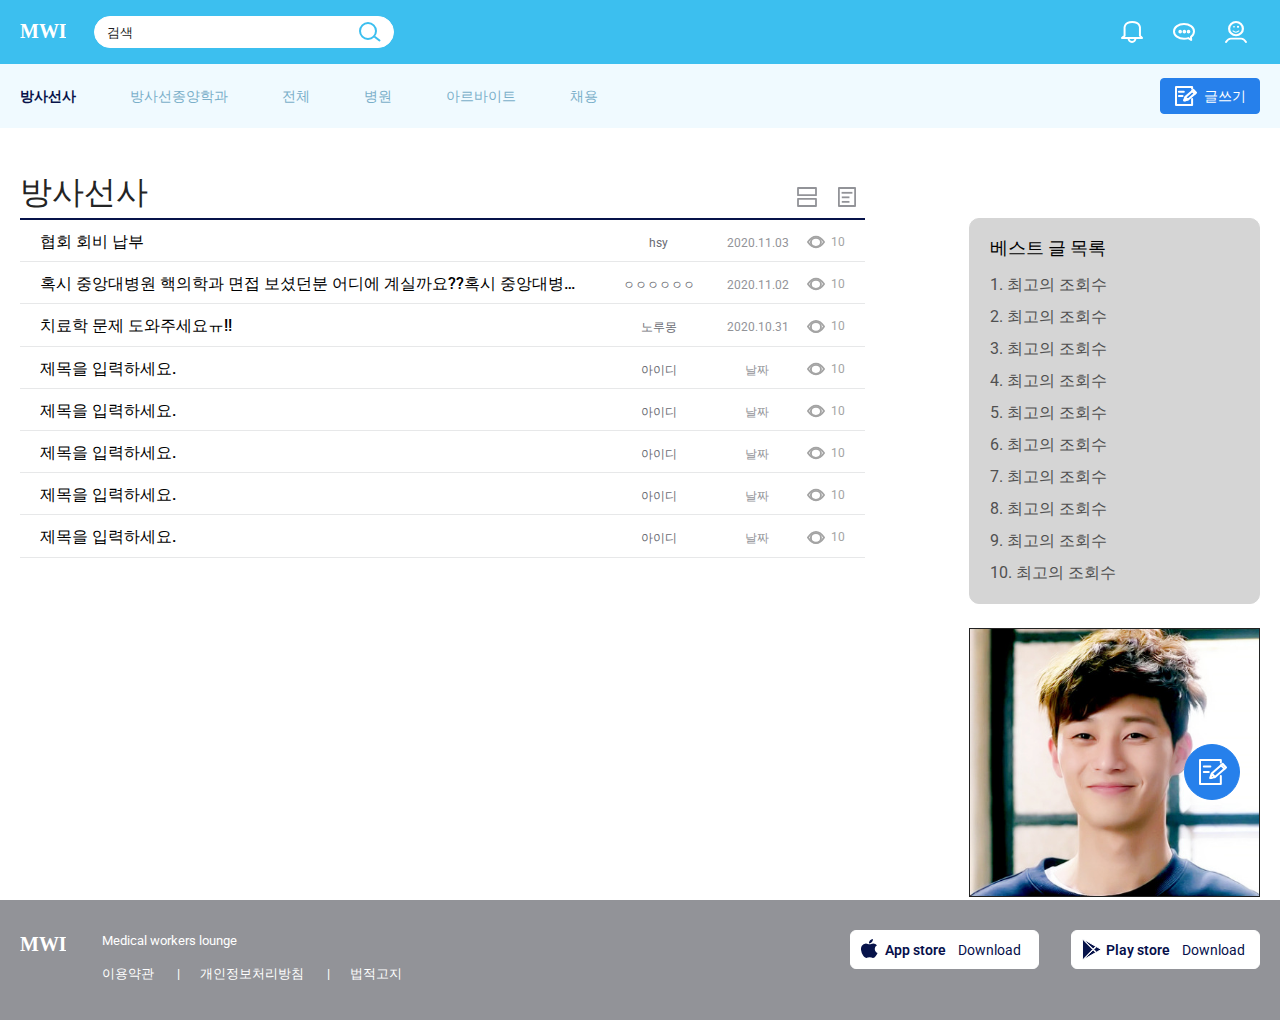
<file: main/notice_board.html>
<!DOCTYPE html>
<html lang="ko">
<head>
	<meta charset="UTF-8">
	<title>sol portfolio</title>
	<meta name="viewport" content="width=device-width, initial-scale=1.0, user-scalable=no"> 
  <meta http-equiv="X-UA-Compatible" content="IE=edge"><!--기본-->
	<meta name="keywords" content="병원, 방사선사, 간호사, 물리치료사, 병원이야기, 의료종사자, 의료진, 의료이야기, 학교이야기, 회사이야기, 치위생사">
	<meta name="description" content="의료종사자들의 다양한 이야기">
	<meta name="author" content="이진솔">
	<link href="https://fonts.googleapis.com/css2?family=Material+Icons"
      rel="stylesheet">
	<link rel="apple-touch-icon" sizes="180x180" href="../images/apple-touch-icon.png">
	<link rel="icon" type="image/png" sizes="32x32" href="../images/favicon-32x32.png">
	<link rel="icon" type="image/png" sizes="16x16" href="../images/favicon-16x16.png">
	<link href="../css/reset.css" rel="stylesheet">
	<link href="../css/board.css" rel="stylesheet">
	<script
  src="https://code.jquery.com/jquery-3.5.1.min.js"
  integrity="sha256-9/aliU8dGd2tb6OSsuzixeV4y/faTqgFtohetphbbj0="
  crossorigin="anonymous"></script>
</head>
<body>
	<!--header-->
	<header>
		<div class="topmenu1">
			<div class="container top_top">
				<div class="top_m1Left">
					<h1>MWL</h1>
					<div class="top_search">
						<form action="" method="">
							<input type="search" id="search" placeholder="검색">
							<button type="submit" class="btn_search">
								<img src="../images/btn_search.svg" alt="search">
							</button>
						</form>
					</div>
				</div>
				<div class="top_m1Right">
					<ul>
						<li>
							<a href="#">
								<img src="../images/btn_bell.svg" alt="알림">
							</a>
						</li>
						<li>
							<a href="#">
								<img src="../images/btn_talk.svg" alt="대화">
							</a>
						</li>
						<li>
							<a href="#">
								<img src="../images/btn_user.svg" alt="사용자">
							</a>
						</li>
					</ul>
				</div>
			</div>
		</div>
		<div class="topmenu2">
			<div class="container">
				<nav class="top_nav">
					<ul>
						<li><a href="#">방사선사</a></li>
						<li><a href="#">방사선종양학과</a></li>
						<li><a href="#">전체</a></li>
						<li><a href="#">병원</a></li>
						<li><a href="#">아르바이트</a></li>
						<li><a href="#">채용</a></li>
					</ul>
					<div class="top_write">
						<a href="write_board.html">
							<img src="../images/write_top.svg" alt="">
							<span>글쓰기</span>
						</a>
					</div>
				</nav>
			</div>
		</div>
	</header>
	<!--//header-->
	<!--main-->
	<main>
		<section>
			<div class="container">
				<div class="Title_top">
					<h2>방사선사</h2>
					<div class="listType">
						<button class="btn_cardType">
							<img src="../images/btn_card.svg" alt="카드형식보기">
						</button>
						<button class="btn_listType">
							<img src="../images/btn_list.svg" alt="리스트형식보기">
						</button>
					</div>
				</div>
				<div class="main_wrap change_list">
					<div class="main_L">
						<ul class="main_Nb change_list">
							<li>
								<div>
									<a href="read_board.html">
										<p>협회 회비 납부</p>
										<p>하려니까 인증 전 상태라고 관리자의 승인이 필요하다고 하는데 어떻게 하는 건가요?? 개인정보수정에서 면허사진 올린 지도 제법 됐는데 다른 절차가 더 있는 지 알고 싶어요 ㅠㅠ</p>
										<img src="../images/btn_bookmark.svg" alt="북마크">
									</a>
								</div>
								<div class="Nb_lowL">
									<ul>
										<li>hsy</li>
										<li>2020.11.03</li>
									</ul>
									<ul>
										<li>
											<img src="../images/icon_view.svg" alt="조회">
											<p>10</p>
										</li>
										<li>
											<img src="../images/icon_comment.svg" alt="댓글">
											<p>20</p>
										</li>
										<li>
											<img src="../images/icon_heart.svg" alt="좋아요">
											<p>10</p>
										</li>
									</ul>
								</div>
							</li>
							<li>
								<div>
									<p>혹시 중앙대병원 핵의학과 면접 보셨던분 어디에 계실까요??혹시 중앙대병원 핵의학과 면접 보셨던분 어디에 계실까요??혹시 중앙대병원 핵의학과 면접 보셨던분 어디에 계실까요??혹시 중앙대병원 핵의학과 면접 보셨던분 어디에 계실까요??</p>
									<p>질문 드리고 싶은게 있습니다!</p>
									<img src="../images/btn_bookmark.svg" alt="북마크">
								</div>
								<div class="Nb_lowL">
									<ul>
										<li>ㅇㅇㅇㅇㅇㅇ</li>
										<li>2020.11.02</li>
									</ul>
									<ul>
										<li>
											<img src="../images/icon_view.svg" alt="조회">
											<p>10</p>
										</li>
										<li>
											<img src="../images/icon_comment.svg" alt="댓글">
											<p>20</p>
										</li>
										<li>
											<img src="../images/icon_heart.svg" alt="좋아요">
											<p>10</p>
										</li>
									</ul>
								</div>
							</li>
							<li class="has_photo">
								<div>
									<p>치료학 문제 도와주세요ㅠ!!</p>
									<p>안녕하세요! 치료학 공부중인 국시생 입니다ㅠㅠ A그림(모의고사시험문제입니다)이 진단용엑스선 장치가 맞나요..?? B 그림은 확실히 L-gram image인데 A가 책이랑 영상이 달라서 여쭤봅니다ㅠㅠ 도와주세요. B 그림은 확실히 L-gram image인데 A가 책이랑 영상이 달라서 여쭤봅니다ㅠㅠ 도와주세요</p>
									<p><img src="../images/exexexex.PNG" alt="예시"></p>
									<img src="../images/btn_bookmark.svg" alt="북마크">
								</div>
								<div class="Nb_lowL">
									<ul>
										<li>노루몽</li>
										<li>2020.10.31</li>
									</ul>
									<ul>
										<li>
											<img src="../images/icon_view.svg" alt="조회">
											<p>10</p>
										</li>
										<li>
											<img src="../images/icon_comment.svg" alt="댓글">
											<p>20</p>
										</li>
										<li>
											<img src="../images/icon_heart.svg" alt="좋아요">
											<p>10</p>
										</li>
									</ul>
								</div>
							</li>
							<li>
								<div>
									<p>제목을 입력하세요.</p>
									<p>내용을 입력하세요.</p>
									<img src="../images/btn_bookmark.svg" alt="북마크">
								</div>
								<div class="Nb_lowL">
									<ul>
										<li>아이디</li>
										<li>날짜</li>
									</ul>
									<ul>
										<li>
											<img src="../images/icon_view.svg" alt="조회">
											<p>10</p>
										</li>
										<li>
											<img src="../images/icon_comment.svg" alt="댓글">
											<p>20</p>
										</li>
										<li>
											<img src="../images/icon_heart.svg" alt="좋아요">
											<p>10</p>
										</li>
									</ul>
								</div>
							</li>
							<li>
								<div>
									<p>제목을 입력하세요.</p>
									<p>내용을 입력하세요.</p>
									<img src="../images/btn_bookmark.svg" alt="북마크">
								</div>
								<div class="Nb_lowL">
									<ul>
										<li>아이디</li>
										<li>날짜</li>
									</ul>
									<ul>
										<li>
											<img src="../images/icon_view.svg" alt="조회">
											<p>10</p>
										</li>
										<li>
											<img src="../images/icon_comment.svg" alt="댓글">
											<p>20</p>
										</li>
										<li>
											<img src="../images/icon_heart.svg" alt="좋아요">
											<p>10</p>
										</li>
									</ul>
								</div>
							</li>
							<li>
								<div>
									<p>제목을 입력하세요.</p>
									<p>내용을 입력하세요.</p>
									<img src="../images/btn_bookmark.svg" alt="북마크">
								</div>
								<div class="Nb_lowL">
									<ul>
										<li>아이디</li>
										<li>날짜</li>
									</ul>
									<ul>
										<li>
											<img src="../images/icon_view.svg" alt="조회">
											<p>10</p>
										</li>
										<li>
											<img src="../images/icon_comment.svg" alt="댓글">
											<p>20</p>
										</li>
										<li>
											<img src="../images/icon_heart.svg" alt="좋아요">
											<p>10</p>
										</li>
									</ul>
								</div>
							</li>
							<li>
								<div>
									<p>제목을 입력하세요.</p>
									<p>내용을 입력하세요.</p>
									<img src="../images/btn_bookmark.svg" alt="북마크">
								</div>
								<div class="Nb_lowL">
									<ul>
										<li>아이디</li>
										<li>날짜</li>
									</ul>
									<ul>
										<li>
											<img src="../images/icon_view.svg" alt="조회">
											<p>10</p>
										</li>
										<li>
											<img src="../images/icon_comment.svg" alt="댓글">
											<p>20</p>
										</li>
										<li>
											<img src="../images/icon_heart.svg" alt="좋아요">
											<p>10</p>
										</li>
									</ul>
								</div>
							</li>
							<li>
								<div>
									<p>제목을 입력하세요.</p>
									<p>내용을 입력하세요.</p>
									<img src="../images/btn_bookmark.svg" alt="북마크">
								</div>
								<div class="Nb_lowL">
									<ul>
										<li>아이디</li>
										<li>날짜</li>
									</ul>
									<ul>
										<li>
											<img src="../images/icon_view.svg" alt="조회">
											<p>10</p>
										</li>
										<li>
											<img src="../images/icon_comment.svg" alt="댓글">
											<p>20</p>
										</li>
										<li>
											<img src="../images/icon_heart.svg" alt="좋아요">
											<p>10</p>
										</li>
									</ul>
								</div>
							</li>
							
						</ul>
					</div>
					<div class="main_right">
						<div class="main_best">
							<h3>베스트 글 목록</h3>
							<ul>
								<li>1. 최고의 조회수</li>
								<li>2. 최고의 조회수</li>
								<li>3. 최고의 조회수</li>
								<li>4. 최고의 조회수</li>
								<li>5. 최고의 조회수</li>
								<li>6. 최고의 조회수</li>
								<li>7. 최고의 조회수</li>
								<li>8. 최고의 조회수</li>
								<li>9. 최고의 조회수</li>
								<li>10. 최고의 조회수</li>
							</ul>
						</div>
						<div class="main_Adver">
							<img src="../images/exex_sujune.jpg" alt="광고">
						</div>
					</div>
				</div>
			</div>
		</section>
	</main>
	<!--//main-->
	<footer id="footer">
		<div class="container">
			<div class="ft_left_wrap">
				<div class="ft_logo">LOGO</div>
				<div class="ft_mwl">
					<p>Medical workers lounge</p>
					<div>
						<span>이용약관</span>
						<span>개인정보처리방침</span>
						<span>법적고지</span>
					</div>
				</div>
			</div>
			<ul class="footer_down">
				<li>
					<a href="#">
						<div class="ft_d">
							<img src="../images/Apple_black.svg" alt="Apple">
							<p>App store
								<span>Download</span>
							</p>
						</div>
					</a>
				</li>
				<li>
					<a href="#">
						<div class="ft_d">
							<img src="../images/GooglePlay_black.svg" alt="Goole">
							<p>Play store 
								<span>Download</span>
							</p>
						</div>
					</a>
				</li>
			</ul>
		</div>
	</footer>
	<div class="btn_wrap">
		<div class="btn_top">
			<button><span class="material-icons">arrow_upward</span><br><span class="btn_topwrite">TOP</span></button>
		</div>
		<div class="fixed_btn">
			<a href="write_board.html"><img src="../images/write_quick.svg" alt="글쓰기"></a>
		</div>
	</div>
	
	<script src="../js/java.js"></script>
</body>
</html>
</file>
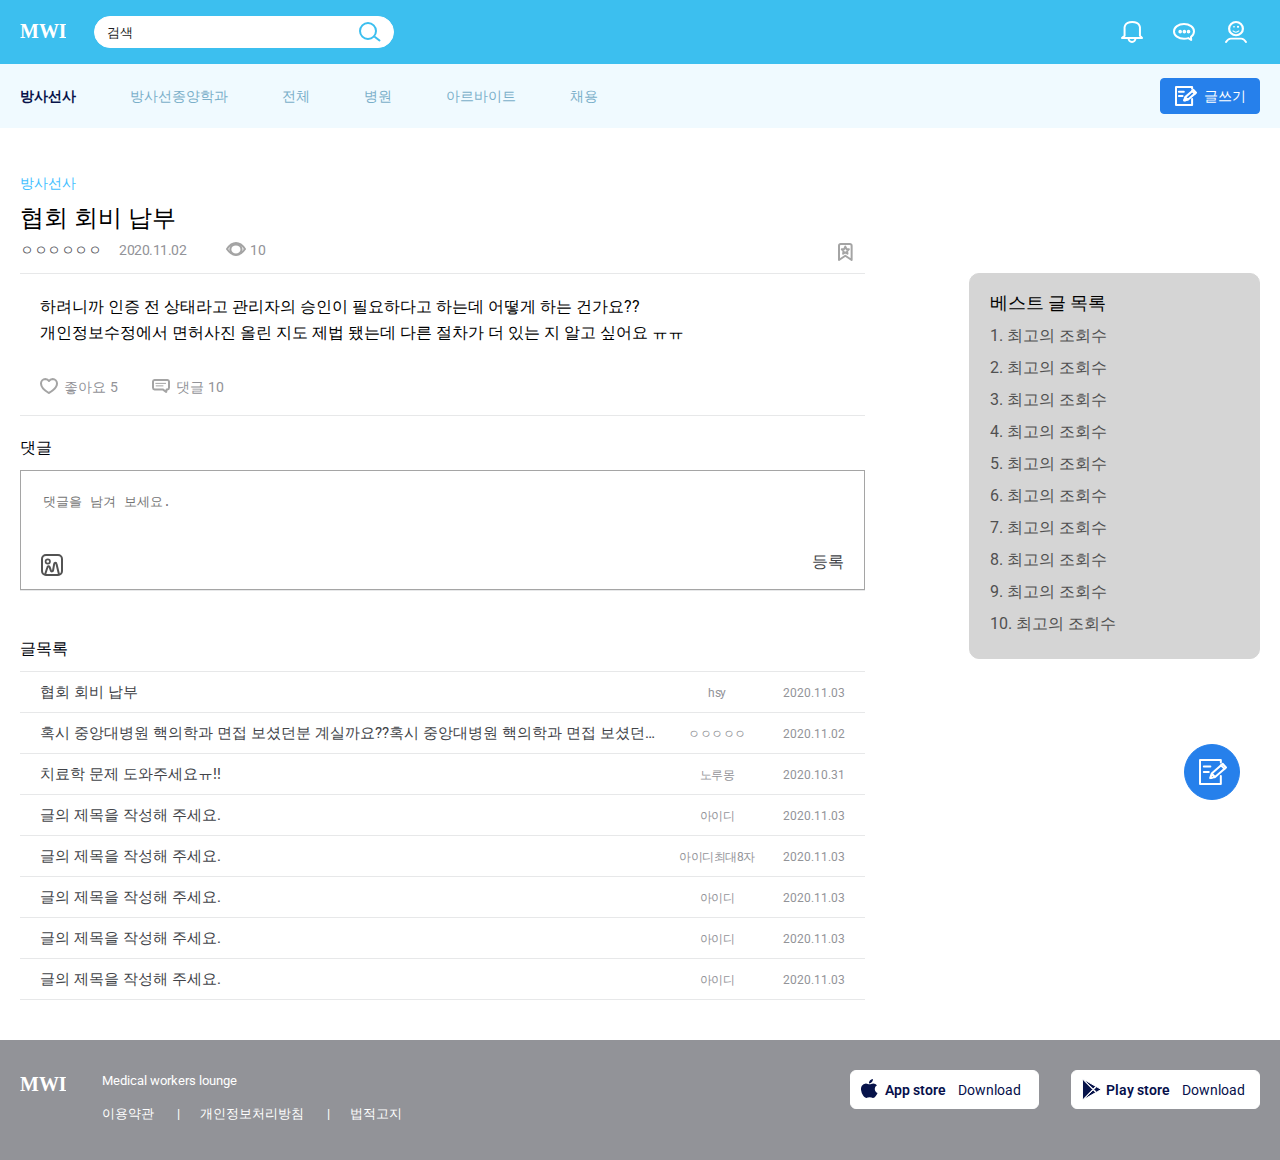
<file: main/read_board.html>
<!DOCTYPE html>
<html lang="ko">
<head>
	<meta charset="UTF-8">
	<title>sol portfolio</title>
	<meta name="viewport" content="width=device-width, initial-scale=1.0, user-scalable=no"> 
  <meta http-equiv="X-UA-Compatible" content="IE=edge"><!--기본-->
	<meta name="keywords" content="병원, 방사선사, 간호사, 물리치료사, 병원이야기, 의료종사자, 의료진, 의료이야기, 학교이야기, 회사이야기, 치위생사">
	<meta name="description" content="의료종사자들의 다양한 이야기">
	<meta name="author" content="이진솔">
	<link href="https://fonts.googleapis.com/css2?family=Material+Icons"
      rel="stylesheet">
	<link rel="apple-touch-icon" sizes="180x180" href="../images/apple-touch-icon.png">
	<link rel="icon" type="image/png" sizes="32x32" href="../images/favicon-32x32.png">
	<link rel="icon" type="image/png" sizes="16x16" href="../images/favicon-16x16.png">
	<link href="../css/reset.css" rel="stylesheet">
	<link href="../css/read.css" rel="stylesheet">
	<script
  src="https://code.jquery.com/jquery-3.5.1.min.js"
  integrity="sha256-9/aliU8dGd2tb6OSsuzixeV4y/faTqgFtohetphbbj0="
  crossorigin="anonymous"></script>
</head>
<body>
	<!--header-->
	<header>
		<div class="topmenu1">
			<div class="container top_top">
				<div class="top_m1Left">
					<h1>MWL</h1>
					<div class="top_search">
						<form action="" method="">
							<input type="search" id="search" placeholder="검색">
							<button type="submit" class="btn_search">
								<img src="../images/btn_search.svg" alt="search">
							</button>
						</form>
					</div>
				</div>
				<div class="top_m1Right">
					<ul>
						<li>
							<a href="#">
								<img src="../images/btn_bell.svg" alt="알림">
							</a>
						</li>
						<li>
							<a href="#">
								<img src="../images/btn_talk.svg" alt="대화">
							</a>
						</li>
						<li>
							<a href="#">
								<img src="../images/btn_user.svg" alt="사용자">
							</a>
						</li>
					</ul>
				</div>
			</div>
		</div>
		<div class="topmenu2">
			<div class="container">
				<nav class="top_nav">
					<ul>
						<li><a href="#">방사선사</a></li>
						<li><a href="#">방사선종양학과</a></li>
						<li><a href="#">전체</a></li>
						<li><a href="#">병원</a></li>
						<li><a href="#">아르바이트</a></li>
						<li><a href="#">채용</a></li>
					</ul>
					<div class="top_write">
						<a href="write_board.html">
							<img src="../images/write_top.svg" alt="">
							<span>글쓰기</span>
						</a>
					</div>
				</nav>
			</div>
		</div>
	</header>
	<!--//header-->
	<!--main-->
	<main>
		<section>
			<div class="container">
				<div class="read_top">
					<p>방사선사</p>
					<p>협회 회비 납부</p>
					<ul>
						<li>ㅇㅇㅇㅇㅇㅇ</li>
						<li>2020.11.02</li>
						<li>
							<img src="../images/icon_view.svg" alt="조회">
							<p>10</p>
						</li>
					</ul>
					<div>
						<img src="../images/btn_bookmark.svg" alt="북마크">
					</div>
				</div>
				<div class="main_wrap">
					<div class="read_wrap">
						<div class="read_main">
							<p>하려니까 인증 전 상태라고 관리자의 승인이 필요하다고 하는데 어떻게 하는 건가요?? <br>개인정보수정에서 면허사진 올린 지도 제법 됐는데 다른 절차가 더 있는 지 알고 싶어요 ㅠㅠ</p>
							<ul>
								<li>
									<img src="../images/icon_heart.svg" alt="좋아요">
									<p>좋아요<span>5</span></p>
								</li>
								<li>
									<img src="../images/icon_comment.svg" alt="댓글">
									<p>댓글<span>10</span></p>
								</li>
							</ul>
						</div>
						<div class="comment">
							<h4>댓글</h4>
							<div class="comment_box">
								<form action="" method="">
									<textarea name="" cols="" rows="" placeholder="댓글을 남겨 보세요."></textarea>
								</form>
								<div class="comment_low">
									<div>
										<img src="../images/icon_photo_nomargin.svg" alt="사진">
									</div>
									<div>
										<p>등록</p>
									</div>
								</div>
							</div>
						</div>
						<div class="read_list">
							<h4>글목록</h4>
							<div>
								<p>협회 회비 납부</p>
								<ul>
									<li>hsy</li>
									<li>2020.11.03</li>
								</ul>
							</div>
							<div>
								<p>혹시 중앙대병원 핵의학과 면접 보셨던분 계실까요??혹시 중앙대병원 핵의학과 면접 보셨던분 계실까요?혹시 중앙대병원 핵의학과 면접 보셨던분 계실까요?</p>
								<ul>
									<li>ㅇㅇㅇㅇㅇ</li>
									<li>2020.11.02</li>
								</ul>
							</div>
							<div>
								<p>치료학 문제 도와주세요ㅠ!!</p>
								<ul>
									<li>노루몽</li>
									<li>2020.10.31</li>
								</ul>
							</div>
							<div>
								<p>글의 제목을 작성해 주세요.</p>
								<ul>
									<li>아이디</li>
									<li>2020.11.03</li>
								</ul>
							</div>
							<div>
								<p>글의 제목을 작성해 주세요.</p>
								<ul>
									<li>아이디최대8자</li>
									<li>2020.11.03</li>
								</ul>
							</div>
							<div>
								<p>글의 제목을 작성해 주세요.</p>
								<ul>
									<li>아이디</li>
									<li>2020.11.03</li>
								</ul>
							</div>
							<div>
								<p>글의 제목을 작성해 주세요.</p>
								<ul>
									<li>아이디</li>
									<li>2020.11.03</li>
								</ul>
							</div>
							<div>
								<p>글의 제목을 작성해 주세요.</p>
								<ul>
									<li>아이디</li>
									<li>2020.11.03</li>
								</ul>
							</div>	
						</div>
					</div>
					<div class="main_right">
						<div class="main_best">
							<h3>베스트 글 목록</h3>
							<ul>
								<li>1. 최고의 조회수</li>
								<li>2. 최고의 조회수</li>
								<li>3. 최고의 조회수</li>
								<li>4. 최고의 조회수</li>
								<li>5. 최고의 조회수</li>
								<li>6. 최고의 조회수</li>
								<li>7. 최고의 조회수</li>
								<li>8. 최고의 조회수</li>
								<li>9. 최고의 조회수</li>
								<li>10. 최고의 조회수</li>
							</ul>
						</div>
						<div class="main_Adver">
						</div>
					</div>
				</div>
				<div class="btn_wrap">
					<div class="btn_top">
						<button><span class="material-icons">arrow_upward</span><br><span class="btn_topwrite">TOP</span></button>
					</div>
					<div class="fixed_btn">
						<a href="write_board.html"><img src="../images/write_quick.svg" alt="글쓰기"></a>
					</div>
				</div>
			</div>
		</section>
	</main>
	<footer>
		<div class="container">
			<div class="ft_left_wrap">
				<div class="ft_logo">LOGO</div>
				<div class="ft_mwl">
					<p>Medical workers lounge</p>
					<div>
						<span>이용약관</span>
						<span>개인정보처리방침</span>
						<span>법적고지</span>
					</div>
				</div>
			</div>
			<ul class="footer_down">
				<li>
					<a href="#">
						<div class="ft_d">
							<img src="../images/Apple_black.svg" alt="Apple">
							<p>App store
								<span>Download</span>
							</p>
						</div>
					</a>
				</li>
				<li>
					<a href="#">
						<div class="ft_d">
							<img src="../images/GooglePlay_black.svg" alt="Goole">
							<p>Play store 
								<span>Download</span>
							</p>
						</div>
					</a>
				</li>
			</ul>
		</div>
	</footer>
	
	<script src="../js/java.js"></script>
</body>
</html>
</file>
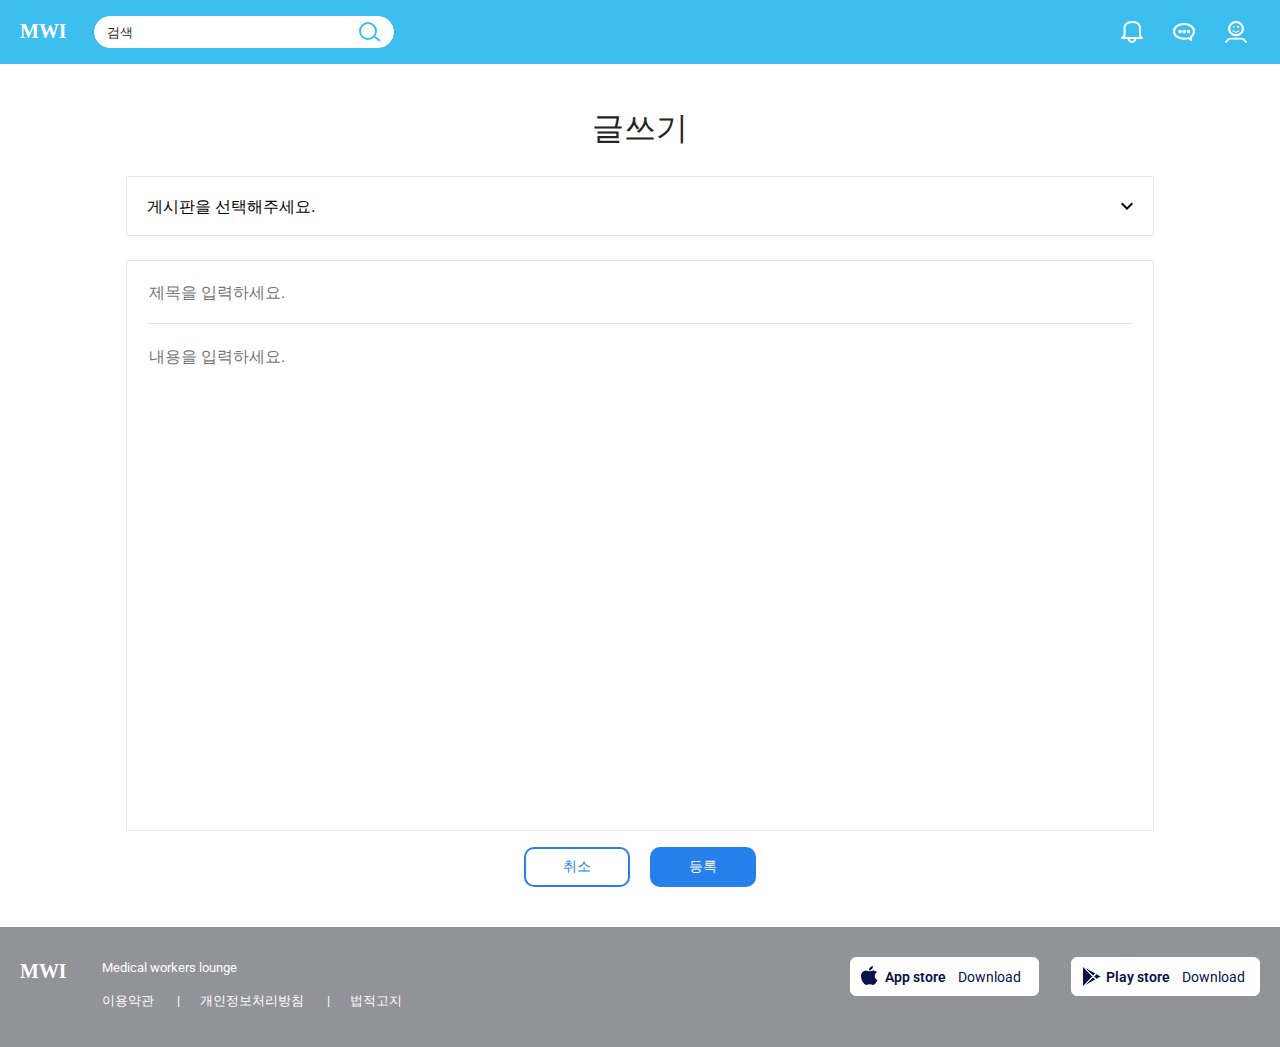
<file: main/write_board.html>
<!DOCTYPE html>
<html lang="ko">
<head>
	<meta charset="UTF-8">
	<title>sol portfolio</title>
	<meta name="viewport" content="width=device-width, initial-scale=1.0, user-scalable=no"> 
  <meta http-equiv="X-UA-Compatible" content="IE=edge"><!--기본-->
	<meta name="keywords" content="병원, 방사선사, 간호사, 물리치료사, 병원이야기, 의료종사자, 의료진, 의료이야기, 학교이야기, 회사이야기, 치위생사">
	<meta name="description" content="의료종사자들의 다양한 이야기">
	<meta name="author" content="이진솔">
	<link href="https://fonts.googleapis.com/css2?family=Material+Icons"
      rel="stylesheet">
	<link rel="apple-touch-icon" sizes="180x180" href="../images/apple-touch-icon.png">
	<link rel="icon" type="image/png" sizes="32x32" href="../images/favicon-32x32.png">
	<link rel="icon" type="image/png" sizes="16x16" href="../images/favicon-16x16.png">
	<link href="../css/reset.css" rel="stylesheet">
	<link href="../css/write.css" rel="stylesheet">
	<script
  src="https://code.jquery.com/jquery-3.5.1.min.js"
  integrity="sha256-9/aliU8dGd2tb6OSsuzixeV4y/faTqgFtohetphbbj0="
  crossorigin="anonymous"></script>
</head>
<body>
	<!--header-->
	<header>
		<div class="topmenu1">
			<div class="container top_top">
				<div class="top_m1Left">
					<h1>MWL</h1>
					<div class="top_search">
						<form action="" method="">
							<input type="search" id="search" placeholder="검색">
							<button type="submit" class="btn_search">
								<img src="../images/btn_search.svg" alt="search">
							</button>
						</form>
					</div>
				</div>
				<div class="top_m1Right">
					<ul>
						<li>
							<a href="#">
								<img src="../images/btn_bell.svg" alt="알림">
							</a>
						</li>
						<li>
							<a href="#">
								<img src="../images/btn_talk.svg" alt="대화">
							</a>
						</li>
						<li>
							<a href="#">
								<img src="../images/btn_user.svg" alt="사용자">
							</a>
						</li>
					</ul>
				</div>
			</div>
		</div>
	</header>
	<!--//header-->
	<!--main-->
	<main>
		<section>
			<div class="container">
				<div class="write_wrap">
					<h2>글쓰기</h2>
					<form action="" method="">
						<select id="LicenseType">
							<option value="" disabled selected>게시판을 선택해주세요.</option>
							<option value="직종">방사선사</option>
							<option value="세부직종">방사선종양학과</option>
							<option value="전체">전체</option>
							<option value="근무형태">병원</option>
							<option value="고용1">아르바이트</option>
							<option value="고용2">채용</option>
						</select>
						<div class="write_main">
							<textarea name="title"  id= write_title cols="" rows="" placeholder="제목을 입력하세요."></textarea>
							<textarea name="contents" id="write_contents" cols="" rows="" placeholder="내용을 입력하세요."></textarea>
						</div>
						<div class="write_btn">
							<button type="cancle" class="cancle">
							취소
							</button>
							<button type="submit" class="subm">
							등록
							</button>
						</div>
					</form>
				</div>
			</div>
		</section>
	</main>
	<footer>
		<div class="container">
			<div class="ft_left_wrap">
				<div class="ft_logo">LOGO</div>
				<div class="ft_mwl">
					<p>Medical workers lounge</p>
					<div>
						<span>이용약관</span>
						<span>개인정보처리방침</span>
						<span>법적고지</span>
					</div>
				</div>
			</div>
			<ul class="footer_down">
				<li>
					<a href="#">
						<div class="ft_d">
							<img src="../images/Apple_black.svg" alt="Apple">
							<p>App store
								<span>Download</span>
							</p>
						</div>
					</a>
				</li>
				<li>
					<a href="#">
						<div class="ft_d">
							<img src="../images/GooglePlay_black.svg" alt="Goole">
							<p>Play store 
								<span>Download</span>
							</p>
						</div>
					</a>
				</li>
			</ul>
		</div>
	</footer>
</body>
</html>
</file>
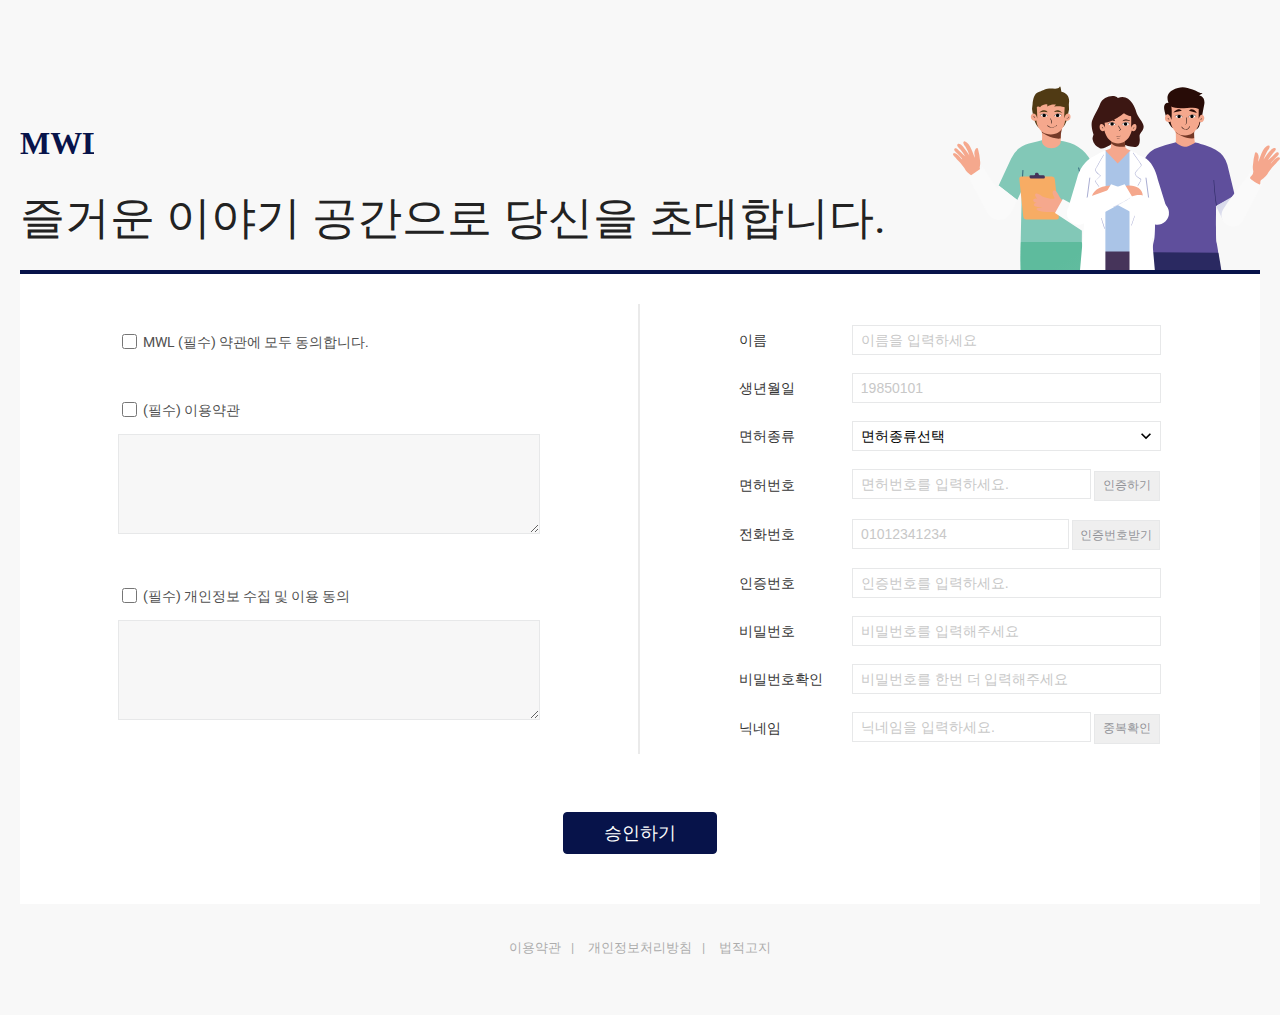
<file: sub/join.html>
<!DOCTYPE html>
<html lang="ko">
<head>
	<meta charset="UTF-8">
	<title>sol portfolio</title>
	<meta name="viewport" content="width=device-width, initial-scale=1.0, user-scalable=no"> 
  <meta http-equiv="X-UA-Compatible" content="IE=edge"><!--기본-->
	<meta name="keywords" content="병원, 방사선사, 간호사, 물리치료사, 병원이야기, 의료종사자, 의료진, 의료이야기, 학교이야기, 회사이야기, 치위생사">
	<meta name="description" content="의료종사자들의 다양한 이야기">
	<meta name="author" content="이진솔">
	<link href="https://fonts.googleapis.com/css2?family=Material+Icons"
      rel="stylesheet">
	<link rel="apple-touch-icon" sizes="180x180" href="../images/apple-touch-icon.png">
	<link rel="icon" type="image/png" sizes="32x32" href="../images/favicon-32x32.png">
	<link rel="icon" type="image/png" sizes="16x16" href="../images/favicon-16x16.png">
	<link href="../css/reset.css" rel="stylesheet">
	<link href="../css/sub.css" rel="stylesheet">
	<script
  src="https://code.jquery.com/jquery-3.5.1.min.js"
  integrity="sha256-9/aliU8dGd2tb6OSsuzixeV4y/faTqgFtohetphbbj0="
  crossorigin="anonymous"></script>
</head>
<body>
	<section id="join">
		<div class="container">
			<div class="join_head">
				<h1>MWL</h1>
				<h2>즐거운 이야기 공간으로 <br>당신을 초대합니다.</h2>
				<div class="hi">
				</div>			
			</div>	
			<div class="join_form">
				<form action="" method="">
					<div class="join_desc1">
						<div class="desc1_wrap">
							<p>
								<input type="checkbox" id="allAgree" name="" >
								<label for="allAgree">MWL (필수) 약관에 모두 동의합니다.</label>
							</p>
							<p>
								<input type="checkbox" id="agree" name="" required>
								<label for="agree">(필수) 이용약관</label>
							</p>
							<p>
								<textarea name="" cols="60" rows="5">
								</textarea>
							</p>
							<p>
								<input type="checkbox" id="agree1" name="" required>
								<label for="agree1">(필수) 개인정보 수집 및 이용 동의</label>
							</p>
							<p>
								<textarea name="" cols="60" rows="5">
								</textarea>
							</p>
						</div>
					</div>
					<div class="join_desc2">
						<div class="desc2_wrap">
							<p>
								<label for="username">이름</label>
								<input type="text" id="username" placeholder="이름을 입력하세요" class="input1" autofocus required>
							</p>
							<p>
								<label for="userbirth">생년월일</label>
								<input class="input1" type="text" id="userbirth" placeholder="19850101" autofocus required>
							</p>
							<p class="desc2_select">
								<span>면허종류</span>
								<select id="LicenseType">
									<option value="" disabled selected>면허종류선택</option>
									<option value="간호사">간호사</option>
									<option value="물리치료사">물리치료사</option>
									<option value="방사선사">방사선사</option>
									<option value="약사">약사</option>
									<option value="임상병리사">임상병리사</option>
									<option value="의사">의사</option>
									<option value="작업치료사">작업치료사</option>
									<option value="치위생사">치위생사</option>
								</select>
							</p>
							<p class="input_a">
								<label for="LicenseNum">면허번호</label>
								<span class="dubble_input">
									<input class="input1 plusbtn" type="text" id="LicenseNum" placeholder="면허번호를 입력하세요." autofocus required>
									<input class="inp_btn" type="button" value="인증하기">
								</span>
							</p>
							<p class="input_a">
								<label for="userTel">전화번호</label>
								<span class="dubble_input2">
									<input class="input1 plusbtn1" type="tel" id="userTel" placeholder="01012341234" autofocus required>
									<input class="inp_btn2" type="button" value="인증번호받기">
								</span>
							</p>
							<p>
								<label for="telCe">인증번호</label>
								<input class="input1" type="text" id="telCe" placeholder="인증번호를 입력하세요." autofocus required>
							</p>
							<p>
								<label for="userpw">비밀번호</label>
								<input class="input1" type="password" id="userpw" placeholder="비밀번호를 입력해주세요" autofocus required>
							</p>
							<p>
								<label for="userpw2">비밀번호확인</label>
								<input class="input1" type="password" id="userpw2" placeholder="비밀번호를 한번 더 입력해주세요" autofocus required>
							</p>
							<p class="input_a">
								<label for="usernickname">닉네임</label>
								<span class="dubble_input">
									<input class="input1 plusbtn" type="text" id="usernickname" placeholder="닉네임을 입력하세요." autofocus required>
									<input class="inp_btn" type="button" value="중복확인">
								</span>
							</p>
						</div>
					</div>
					<div class="submit1 join_submit">
						<button type="submit" class="subm">
						승인하기
						</button>
					</div>
				</form>
			</div>		
		</div>
	</section>
	
	<footer id="join_footer">
		<div>
			<a href="#">이용약관</a>
			<a href="#">개인정보처리방침</a>
			<a href="#">법적고지</a>
		</div>
	</footer>
</body>
</html>
</file>
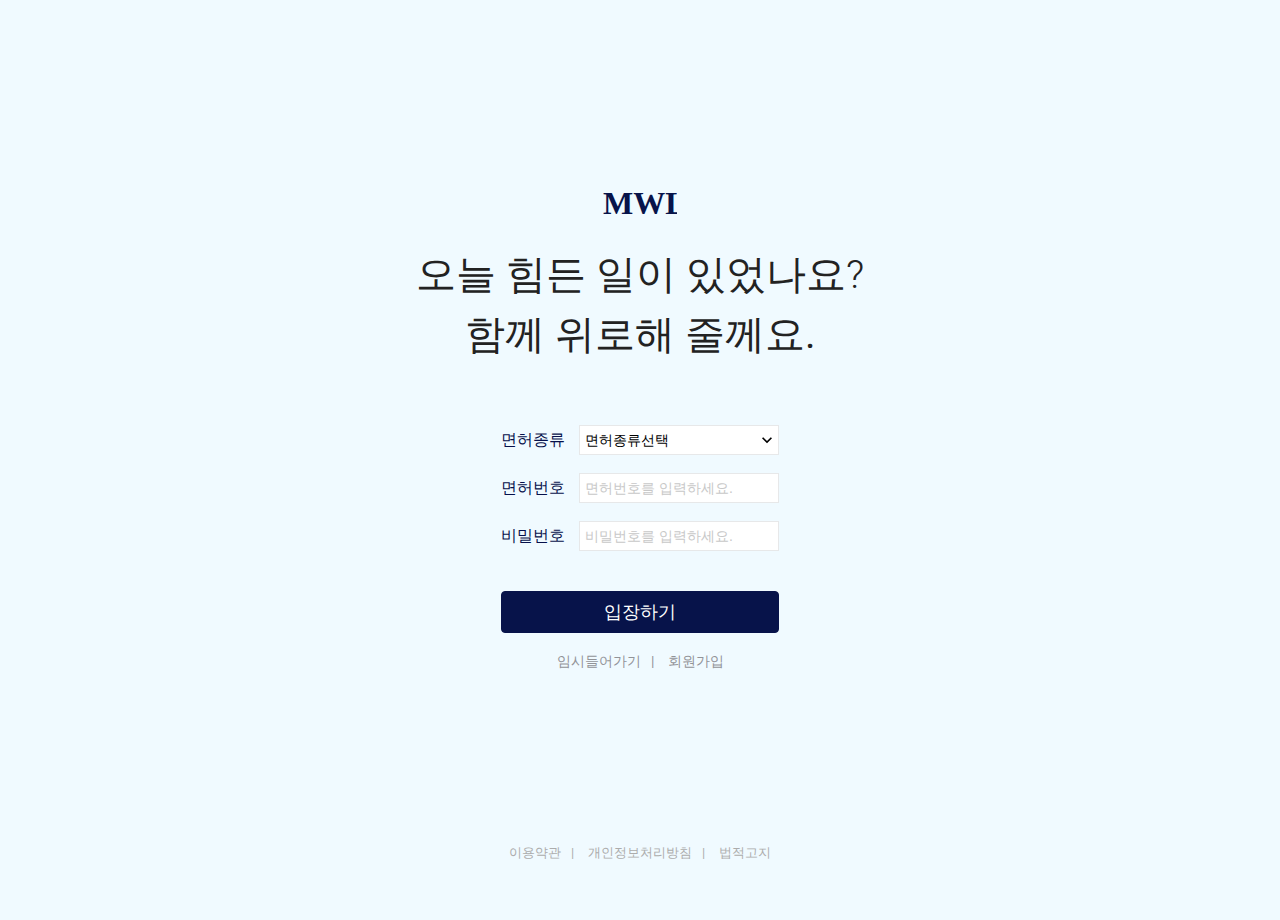
<file: sub/log_in.html>
<!DOCTYPE html>
<html lang="ko">
<head>
	<meta charset="UTF-8">
	<title>sol portfolio</title>
	<meta name="viewport" content="width=device-width, initial-scale=1.0, user-scalable=no"> 
  <meta http-equiv="X-UA-Compatible" content="IE=edge"><!--기본-->
	<meta name="keywords" content="병원, 방사선사, 간호사, 물리치료사, 병원이야기, 의료종사자, 의료진, 의료이야기, 학교이야기, 회사이야기, 치위생사">
	<meta name="description" content="의료종사자들의 다양한 이야기">
	<meta name="author" content="이진솔">
	<link href="https://fonts.googleapis.com/css2?family=Material+Icons"
      rel="stylesheet">
	<link rel="apple-touch-icon" sizes="180x180" href="../images/apple-touch-icon.png">
	<link rel="icon" type="image/png" sizes="32x32" href="../images/favicon-32x32.png">
	<link rel="icon" type="image/png" sizes="16x16" href="../images/favicon-16x16.png">
	<link href="../css/reset.css" rel="stylesheet">
	<link href="../css/sub.css" rel="stylesheet">
	<script
  src="https://code.jquery.com/jquery-3.5.1.min.js"
  integrity="sha256-9/aliU8dGd2tb6OSsuzixeV4y/faTqgFtohetphbbj0="
  crossorigin="anonymous"></script>
</head>
<body id="log_in">
	<section class="login_s">
		<div class="container">
			<div class="login_desc">
				<h1>MWL</h1>
				<h2>오늘 힘든 일이 있었나요? <br><span>함께 위로해 줄께요.</span></h2>
			</div>
			<div class="login_form">
				<form action="" method="">
					<p class="login_select">
						<span>면허종류</span>
						<select id="LicenseType">
							<option value="" disabled selected>면허종류선택</option>
							<option value="간호사">간호사</option>
							<option value="물리치료사">물리치료사</option>
							<option value="방사선사">방사선사</option>
							<option value="약사">약사</option>
							<option value="임상병리사">임상병리사</option>
							<option value="의사">의사</option>
							<option value="작업치료사">작업치료사</option>
							<option value="치위생사">치위생사</option>
						</select>
					</p>
					<p>
						<label for="LicenseNum">면허번호</label>
						<input type="text" id="LicenseNum" placeholder="면허번호를 입력하세요." autofocus required>
					</p>
					<p>
						<label for="userpw">비밀번호</label>
						<input type="password" id="userpw" placeholder="비밀번호를 입력하세요." autofocus required>
					</p>
					<div class="submit1 login_submit">
						<button type="submit" class="subm">
							입장하기
						</button>
					</div>				
				</form>
			</div>
			<div class=login_add>
				<a href="../main/notice_board.html">임시들어가기</a><!--비밀번호찾기(임시 a태그 넣어놓음-->
				<a href="../sub/join.html">회원가입</a>
			</div>
		</div>
	</section>
	<footer id="login_s">
		<div>
			<a href="#">이용약관</a>
			<a href="#">개인정보처리방침</a>
			<a href="#">법적고지</a>
		</div>
	</footer>
</body>
</html>
</file>
<file: css/board.css>
@charset "utf-8";

/*webfont*/
@import url('https://fonts.googleapis.com/css2?family=Noto+Sans+KR:wght@100;300;400;500;700;900&family=Roboto:ital,wght@0,100;0,300;0,400;0,500;0,700;0,900;1,100;1,300&display=swap');
html {
	font-size: 16px; /*1rem*/
}
body {
	color: #06104B;
	font-family: 'Roboto', 'Noto+Sans+KR', sans-serif;
}
* {
	box-sizing: border-box; /*꼭 넣어야 width에 padding이 안더해짐*/
}
a {
	color: #06104B;
}
button {
	padding: 0;
}
.container {
	width: 100%;
	max-width: 1280px;
	margin: 0 auto;
}
input[type="search"]:focus {
	outline: none;
}
input::placeholder {
	padding-left: 10px;
	color: #222;
}
button:focus {
	outline: none;
}

/*topmenu*/
.topmenu1 {
	height: 64px;
	background: #3CBFEF;
}
.topmenu1 .top_top {
	display: flex;
	justify-content: space-between;
}
h1 {
	display: inline-block;
	margin-top: 17px;
	width: 46px;
	height: 29px;
	background: url(../images/exexMWL_W.svg) no-repeat left top;
	background-size: 46px 29px;
	font-size: 0;
	vertical-align: top;
}
.top_search {
	display: inline-block;
	margin-top: 16px;
	margin-left: 24px;
}
.top_m1Left form {
	position: relative;	
}
.top_m1Left form input {
	width: 300px;
	height: 32px;
	border: 1px solid #FFFFFF;
	border-radius: 20px;
	background: #fff;
	vertical-align: top;
}
.top_m1Left form button {
	position: absolute;
	top: 0px;
	right: 8px;
}
.top_m1Right ul li{
	display: inline-block
}
.top_m1Right {
	margin-top: 8px;
}
.topmenu2 {
	height: 64px;
	background: #F0FAFF;	
}
.topmenu2 .container .top_nav {
	display: flex;
	justify-content: space-between;
}
.top_nav ul li {
	padding-top: 24px;
	display: inline-block;
	padding-right: 50px;
}
.top_nav ul li:last-child {
	padding-right: 0;
}
.top_nav ul li a {
	color: #7AAFC9;
	font-size: 0.875rem;
	font-weight: 500;
}
.top_nav ul li:nth-child(1) a { /*선택하고 있는 부분*/
	font-weight: 900;
	color: #07134A;
}
.top_nav ul li a:hover {
	font-weight: 900;
	color: #07134A;
}
.top_nav ul li a::before {
	display: block;
	font-weight: 900;
	height: 0;
	overflow: hidden;
	visibility: hidden;
	color: #07134A;
}
.top_write {
	margin-top: 14px;
	width: 100px;
	height: 36px;
	border: 1px solid #2680EB;
	border-radius: 4px;
	background: #2680EB;
	text-align: center;
}
.top_write a {
	color: #fff;
	font-size: 0.875rem;
}
.top_write a img {
	padding-top: 7px;
	padding-right: 4px;
}
.top_write a span {
	position: relative;
	bottom: 5px;
}


/*section - card */
.Title_top {
	position: relative;
	display: flex;
	justify-content: space-between;
	width: 68.125%;
	padding-bottom: 10px;
}
h2 {
	padding-top: 48px;
	font-size: 2rem;
	color: #242424;
}
.listType {
	position: absolute;
	bottom: 0;
	right: 0;
	padding-top: 40px;
}
.listType button {
	width: 36px;
	height: 36px;
}
.listType button img {
	width: 100%;
}
.main_wrap {
	display: flex;
}
.main_L {
	width: 68.125%;
}
.main_Nb {
	margin-bottom: 40px;
}
.main_Nb>li:nth-child(1) {
	border-top: 2px solid #07134A;
}
.main_Nb>li {
	position: relative;
	padding: 20px 20px 12px;
	width: 100%;
	border-bottom: 1px solid #E7E8E9;
}
/*@!@!@!@!@!@!@!@!a링크 임시 넣기!@!@!@!@!@!@!@!@*/
.main_Nb>li>div>a>p:nth-child(1) {
	width: 96.214%;
	overflow: hidden;
	text-overflow:ellipsis;
	white-space: nowrap;
	font-weight: 500;
	color: #000000;
}
.main_Nb>li>div>a>p:nth-child(2) {
	padding-top: 10px;
	width: 100%;
	height: 50px;
	line-height: 1.5;
	overflow-y: hidden;
	text-overflow:ellipsis;
	white-space: normal;
	text-align: justify;
	font-size: 0.875rem;
	color: #414348;
}
.main_Nb>li>div>a>p:nth-child(3) {
	display: none; 
	position: absolute;
	top: 20px;
	right: 50px;
	width: 100px; 
	height: 76px;
	overflow: hidden;
	border: 0px solid #fff;
	text-align: center;
	
}
.main_Nb>li>div>a>p>img {
	display: block; 
	width: 420px;
	height: auto;
	vertical-align: middle;
}
.main_Nb>li>div>a>img { 
	position: absolute;
	bottom: 72%;
	right: 0px;
	cursor: pointer;
}
/*@@@@@@@@@@@@@@@@@@@@@@@@@@@@@@@@@@@@@@*/



.main_Nb>li>div>p:nth-child(1) {
	width: 96.214%;
	overflow: hidden;
	text-overflow:ellipsis;
	white-space: nowrap;
	font-weight: 500;
	color: #000000;
}
.main_Nb>li>div>p:nth-child(2) {
	padding-top: 10px;
	width: 100%;
	height: 50px;
	line-height: 1.5;
	text-align: justify;
	overflow-y: hidden;
	text-overflow:ellipsis;
	white-space: normal;
	font-size: 0.875rem;
	color: #414348;
}

/*사진을 첨부할 경우 .has_photo 클래스 추가*/
.main_Nb>.has_photo>div>p:nth-child(1) {
	width: calc(100% - 115px);
	overflow: hidden;
	text-overflow:ellipsis;
	white-space: nowrap;
	font-weight: 500;
	color: #000000;
}
.main_Nb>.has_photo>div>p:nth-child(2) {
	padding-top: 10px;
	width: calc(100% - 115px);
	height: 50px;
	line-height: 1.5;
	text-align: justify;
	overflow-y: hidden;
	text-overflow:ellipsis;
	white-space: normal;
	font-size: 0.875rem;
	color: #414348;
}
.main_Nb>.has_photo>div>p:nth-child(3) {
	display: block;
	position: absolute;
	top: 20px;
	right: 40px;
	width: 80px; 
	height: 80px;
	overflow: hidden;
	border: 0px solid #fff;
	text-align: center;
}
.main_Nb>.has_photo>div>p>img {
	display: block;
	width: 420px;
	height: auto;
	vertical-align: middle;
}

.main_Nb>li>div>img { /*bookmark*/
	position: absolute;
	bottom: 72%;
	right: 0px;
	cursor: pointer;
}
.Nb_lowL>ul:nth-child(1) li {
	float: left;
	margin-top: 20px;
}
.Nb_lowL>ul:nth-child(1) li:nth-child(1) {
	font-size: 0.75rem;
	color: #696B72;
}
.Nb_lowL>ul:nth-child(1) li:nth-child(2) {
	font-family: 'Roboto';
	padding-left: 14px;
	font-size: 0.75rem;
	color: #929398;
}
.Nb_lowL>ul:nth-child(2) {
	float: right;
}
.Nb_lowL>ul:nth-child(2) li {
	float: left;
	padding-top: 20px;
}
.Nb_lowL>ul:nth-child(2) li img{
	padding-right: 6px;
}
.Nb_lowL>ul:nth-child(2) li p{
	position: relative;
	top: -4px;
	display: inline-block;
	padding-right: 16px;
	vertical-align: middle;
	font-size: 0.75rem;
	color: #A4A4A4;
}
.Nb_lowL:after, 
.Nb_lowL>ul:nth-child(2):after {
	display: block;
	content: "";
	clear: both;
}
.Nb_lowL>ul:nth-child(2) li:nth-child(1) p:after, 
.Nb_lowL>ul:nth-child(2) li:nth-child(2) p:after {
	padding-left: 16px;
	content: "|";
	color: #A4A4A4;
}
.Nb_lowL>ul:nth-child(2) li:nth-child(3) p {
	padding-right: 0px;
}

/*list형식 css*/
ul.change_list>li {
	display: flex;
	justify-content: space-between;
	padding: 14px 20px 8px;
}
ul.change_list>li>div:nth-child(1) {
	width: calc(100% - 238px);/*고정너비 제외한 나머지 줄이기*/
	flex: 1;
}
ul.change_list>li>.Nb_lowL {
	display: flex;
	justify-content: flex-end;
	width: 238px;
}
ul.change_list>li>.Nb_lowL>ul:nth-child(1) li {
	float: none;
	display: inline-block;
	margin-top: 0;
}
ul.change_list>li>.Nb_lowL>ul {
	white-space:nowrap; 
}
ul.change_list>li>.Nb_lowL>ul:nth-child(1) li:nth-child(1) {
	width: 100px;
	text-align: center;
}
ul.change_list>li>.Nb_lowL>ul:nth-child(1) li:nth-child(2) {
	width: 74px;
	text-align: center;
}
ul.change_list>li>.Nb_lowL>ul:nth-child(2) {
	float: none;
}
ul.change_list>li>.Nb_lowL>ul:nth-child(2) li{
	float: none;
	padding-top: 0;
}
ul.change_list>li>.Nb_lowL>ul:nth-child(2) li img {
	padding-left: 20px;
	padding-right: 2px;
	width: 40px;
}
ul.change_list>li>.Nb_lowL>ul:nth-child(2) li p {
	padding-right: 0;
}

/*사진을 첨부할 경우 .has_photo 클래스 추가*/
ul.change_list>.has_photo>div>p:nth-child(3) {
	display: block;
	position: absolute;
	top: 0;
	right: 40px;
	width: 40px; 
	height: 40px;
	overflow: hidden;
	border: 0px solid #fff;
	text-align: center;
}

/*@@@임시 a 링크 넣은 부분*/
ul.change_list>li>div>a>p:nth-child(2),
ul.change_list>li>div>a>img, /*@@@ 여기까지*/
ul.change_list>li>div>p:nth-child(2),
ul.change_list>li>div>p:nth-child(3),
ul.change_list>.has_photo>div>p:nth-child(3),
ul.change_list>.has_photo>div>img:nth-child(4),
ul.change_list>li>div>img:nth-child(3),
ul.change_list .Nb_lowL>ul:nth-child(2)>li:nth-child(2),
ul.change_list .Nb_lowL>ul:nth-child(2)>li:nth-child(3),
ul.change_list .Nb_lowL>ul:nth-child(2) li:nth-child(1) p:after {
	display: none;
}
/*section- pageR*/
.main_right {
	width: 31.875%;
}
.main_best {
	float: right;
	width: 73.52941176470588%;
	height: 386px;
	border: 1px solid #D5D5D5;
	border-radius: 10px;
	background: #D5D5D5;
}
.main_right:after {
	display: block;
	content: "";
	clear: both;
}
.main_best {
	padding: 20px;	
}
.main_best h3 {
	padding-bottom: 4px;
	font-size: 1.125rem;
	color: #000;
}
.main_best ul li {
	padding-top: 16px;
	color: #505050;
}
.main_Adver {
	float: right;
	margin-top: 24px;
	width: 73.52941176470588%;
}
.main_right:after {
	display: block;
	content: "";
	clear: both;
}
.main_Adver img {
	width: 100%;
	max-width: 300px;
	max-height: 300px;
	overflow: hidden;
	border: 1px solid #222;
}


/*footer*/
footer {
	background: #929398;
	color: #FFF;
	padding-bottom: 40px;
}
.ft_logo {
	float: left;
	margin-top: 30px;
	margin-right: 36px;
	width: 46px;
	height: 29px;
	background: url(../images/exexMWL_W.svg) no-repeat left top;
	background-size: 46px 29px;
	font-size: 0;
}
.ft_mwl {
	float: left;
	margin-top: 34px;
	font-size: 0.8125rem;
}
.ft_mwl div {
	padding-top: 20px;
}
.ft_mwl div span {
	padding-right: 20px;
}
.ft_mwl div span:nth-child(2):before,
.ft_mwl div span:nth-child(3):before {
	content: "|";
	padding-right: 20px;
}
.footer_down {
	float: right;
}
.footer_down li {
	float: left;
	display: inline-block;
}
.footer_down:after {
	content: "";
	display: block;
	clear: both;
}
footer>.container:after {
	content: "";
	display: block;
	clear: both;
}
.footer_down li:nth-child(1) {
	margin-right: 32px;
}
.footer_down li a>img {
	text-align: center;
}
.ft_d {
	position: relative;
	margin-top: 30px;
	width: 189px;
	height: 39px;
	border: 1px solid #fff;
	border-radius: 6px;
	background: #fff;
	color: #06104B;
	z-index: 0;
}
.ft_d img {
	position: absolute;
	top: 8px;
	left: 10px;
}
.ft_d p {
	margin-top: 12px;
	margin-left: 34px;
	font-size: 0.875rem;
	font-weight: 600;
}
.ft_d span {
	margin-left: 9px;
	font-weight: 400;
}

/*fixed_btn*/ 
.btn_top {
	position: fixed;
	right: 40px;
	bottom: 160px;
	opacity: 0;
	-webkit-transition: 0.3s all;
	-moz-transition: 0.3s all;
	-o-transition: 0.3s all;
	-ms-transition: 0.3s all;
	transition: 0.3s all;
	z-index: 999;
}
.btn_top button {
	text-align: center;
	width: 56px;
	height: 56px;
	border: 1px solid #D5D5D5;
	border-radius: 50%;
	background: #fff;
	font-weight: 600;
	color: #000E50;
	z-index: 999;
}
.btn_topwrite {
	position: relative;
	top: -3px;
}
.btn_top.visible {
	opacity: 1;
}
.fixed_btn {
	position: fixed;
	right: 40px;
	bottom: 100px;
	width: 56px;
	height: 56px;
	border: 1px solid #2680EB;
	border-radius: 50%;
	background: #2680EB;
	text-align: center;
	z-index: 999;
}
.fixed_btn img {
	padding-top: 14px;
	padding-left: 2px;
	text-align: center;
}



/*!!!!!!!!!반응형!!!!!!!!!!!!!!!!!!*/
/*1024-1300 size*/
@media screen and (min-width: 1024px) and (max-width:1300px) {
	.container {
		padding: 0 20px;
	}
	.main_Nb>.has_photo>div>p:nth-child(1) {
		width: calc(100% - 115px);
	}
	.main_Nb>.has_photo>div>p:nth-child(2) {
		width: calc(100% - 115px);
	}
}



/*769-1023 size*/
@media screen and (min-width: 769px) and (max-width:1023px) {
	.container {
		padding: 0 18px;
	}
	/*topmenu*/
	.topmenu1 {
		height: 56px;
		background: #3CBFEF;
	}
	h1 {
		margin-top: 13px;
	}
	.top_search {
		margin-top: 12px;
		margin-left: 20px;
	}
	.top_m1Right {
		margin-top: 4px;
	}
	.topmenu2 {
		height: 56px;
		background: #F0FAFF;	
	}
	.top_nav ul li {
		padding-top: 20px;
		padding-right: 36px;
	}
	.top_write {
		margin-top: 10px;
	}
	
	/*section - card */
	.Title_top {
		display: flex;
		justify-content: space-between;
		margin: 0 auto;
		width: 100%;
	}
	h2 {
		padding-top: 32px;
	}
	.main_wrap {
		display: block;
		margin: 0 auto
	}
	.main_L {
		margin: 0 auto;
		width: 100%;
	}
	.main_right {
		display: none;
	}
	.main_Nb>.has_photo>div>p:nth-child(1) {
		width: calc(100% - 115px);
	}
	.main_Nb>.has_photo>div>p:nth-child(2) {
		width: calc(100% - 115px);
	}
	/*footer*/
	.footer_down li:nth-child(1) {
		margin-right: 20px;
	}
	.ft_d {
		width: 140px;
	}
	.ft_d img {
		left: 20px;
	}
	.ft_d p {
		margin-top: 12px;
		margin-left: 28px;
		text-align: center;
	}
	.ft_d p span {
		display: none;
	}
}

@media screen and (min-width: 521px) and (max-width:768px) {
	
	.main_Nb>.has_photo>div>p:nth-child(1) {
		width: calc(100% - 128px);
	}	
	.main_Nb>.has_photo>div>p:nth-child(2) {
		width: calc(100% - 128px);
	}
	
}


/*768- */
@media screen and (max-width:768px) {
	.container {
		position: relative;
		padding: 0 16px;
	}
	/*topmenu*/
	.topmenu1 {
		height: 56px;
		background: #3CBFEF;
	}
	h1 {
		margin-top: 13px;
	}
	.top_m1Left form input {
		display: none;
	}
	.top_search {
		margin-top: 12px;
		margin-left: 20px;
	}
	.top_m1Left form {
		position: static;	
	}
	.top_m1Left form button {
		top: 3px;
		right: 170px;
		width: 48px;
		height: 48px;
		background: url(../images/select_btn_search.svg) no-repeat left top;
		background-size: 32px 32px;
		background-position: 50% 50%;
	}
	.top_m1Left form button img {
		opacity: 0;
	}
	.top_m1Right {
		margin-top: 4px;
	}
	.topmenu2 { /*가로 스크롤*/
		height: 56px;
		background: #F0FAFF;
		white-space: nowrap;
		overflow-x: scroll;
		overflow-y: hidden;
    -ms-overflow-style: none; /* 스크롤 숨기기 IE and Edge */
    scrollbar-width: none; /* 스크롤 숨기기 Firefox */
	}
	.topmenu2::-webkit-scrollbar {
		display: none; /* 스크롤 숨기기 Chrome, Safari, Opera*/
	}
	.top_nav ul li {
		padding-top: 20px;
		padding-right: 36px;
	}
	.top_nav ul li:last-child a {
		margin-right: 16px;
	}
	.top_write {
		display: none;
	}
	
	/*section - card */
	.Title_top {
		display: flex;
		justify-content: space-between;
		margin: 0 auto;
		width: 100%;
		padding-bottom: 8px;
	}
	h2 {
		padding-top: 24px;
		font-size: 1.5rem;
	}
	.listType img {
		width: 36px;
	}
	.main_wrap {
		display: block;
		margin: 0 auto
	}
	.main_L {
		margin: 0 auto;
		width: 100%;
	}
	.main_Nb>li {
		padding: 20px 0 12px;
	}
	.main_right {
		display: none;
	}

	
	/*list형식 css*/
	ul.change_list>li {
		display: block;
		padding: 14px 0 4px;
	}
	ul.change_list>li>.Nb_lowL {
		display: block;
	}
	ul.change_list>li>div:nth-child(1) {
		width: 100%;
		padding-bottom: 8px;
	}
	ul.change_list>li>.Nb_lowL {
		min-width: 0;
		width: 100%;
	}
	ul.change_list>li>.Nb_lowL>ul:nth-child(1) li {
		float: left;
	}
	ul.change_list>li>.Nb_lowL>ul:nth-child(1) li:nth-child(1) {
		width: auto;
		text-align: left;
	}
	ul.change_list>li>.Nb_lowL>ul:nth-child(1) li:nth-child(2) {
		width: auto;
		text-align: left;
	}
	ul.change_list>li>.Nb_lowL>ul:nth-child(2) {
		float: right;
	}
	ul.change_list>li>.Nb_lowL>ul:nth-child(2) li {
		position: relative;
		top: -2px;
	}
	
	/*footer*/
	footer .container {
		display: flex;
		flex-wrap: wrap;
		justify-content: space-between;
	}
	.ft_left_wrap {
		width: 100%;
		margin: 0 auto;
		text-align: center;
	}
	.ft_logo {
		float: none;
		display: none;
	}
	.ft_mwl {
		float: none;
		margin-top: 0;
		padding-top: 30px;
		letter-spacing: -0.8px;
		font-size: 0.8125rem;
	}
	.ft_mwl p {
		font-size: 1rem;
	}
	.ft_mwl div {
		padding-top: 16px;
	}
	.ft_mwl div span {
		padding-right: 10px;
	}
	.ft_mwl div span:nth-child(2):before,
	.ft_mwl div span:nth-child(3):before {
		padding-right: 10px;
	}
	.footer_down {
		float: none;
		width: 100%;
		margin-top: 20px;
	}
	.footer_down li {
		float: none;
		display: block;
	}
	.footer_down li:nth-child(1) {
		margin-right: 0;
		padding-bottom: 10px;
	}
	.ft_d {
		position: relative;
		margin-top: 0;
		margin: 0 auto;
		width: 140px;
		height: 44px;
	}
	.ft_d img {
		top: 10px;
		left: 20px;
	}
	.ft_d p {
		margin-top: 14px;
		margin-left: 28px;
		text-align: center;
	}
	.ft_d p span {
		display: none;
	}
	
	/*quick*/
	.btn_top {
		right: 10px;
		bottom: 80px;
	}
	.fixed_btn {
		right: 10px;
		bottom: 20px;
	}
}

/*520 - */
@media screen and (max-width:520px) {
	
	/*section - card */
	/*@@@@@@@@@@@ 임시 a링크 추가 @@@@@@@@@*/
	.main_Nb>li>div>a>img { 
		position: absolute;
		top: 70%;
		right: 0px;
		cursor: pointer;
	}
/*	@@@@@@@@@@@@@@@@@@@@@@@@@@@@@@@@@@@@@@*/
	
	/*has_photo*/
	.main_Nb>.has_photo>div>p:nth-child(1) {
		width: 100%;
	}
	.main_Nb>.has_photo>div>p:nth-child(2) {
		width: 100%;
	}
	.main_Nb>.has_photo>div>p:nth-child(3) {
		position: static;
		margin-top: 10px;
		bottom: 14px;
		right: 0;
		width: 100%;
		height: 100%;
	}
	.main_Nb>.has_photo>div>p>img {
		margin: 0 auto;
		width: 100%;
		text-align: center;
	}
	.main_Nb>li>div>img { /*bookmark*/
		position: absolute;
		bottom: 14px;
		right: 0px;
		cursor: pointer;
	}
	.Nb_lowL>ul:nth-child(1) li {
		float: none;
		display: inline-block;
	}
	.Nb_lowL>ul:nth-child(2) {
		float: none;
	}
	.Nb_lowL>ul:nth-child(2) li {
		float: none;
		display: inline-block;
		padding-top: 10px;
	}
	.Nb_lowL>ul:nth-child(2) li img{
		padding-right: 2px;
	}
	.Nb_lowL>ul:nth-child(2) li p{
		padding-right: 12px;
	}
	.Nb_lowL>ul:nth-child(2) li:nth-child(1) p:after, 
	.Nb_lowL>ul:nth-child(2) li:nth-child(2) p:after {
		padding-left: 12px;
	}
	.Nb_lowL>ul:nth-child(2) li:nth-child(3) p {
		padding-right: 0px;
	}

	
}
</file>
<file: css/read.css>
@charset "utf-8";

/*webfont*/
@import url('https://fonts.googleapis.com/css2?family=Noto+Sans+KR:wght@100;300;400;500;700;900&family=Roboto:ital,wght@0,100;0,300;0,400;0,500;0,700;0,900;1,100;1,300&display=swap');
html {
	font-size: 16px; /*1rem*/
}
body {
	color: #06104B;
	font-family: 'Roboto', 'Noto+Sans+KR', sans-serif;
}
* {
	box-sizing: border-box; /*꼭 넣어야 width에 padding이 안더해짐*/
}
a {
	color: #06104B;
}
button {
	padding: 0;
}
.container {
	width: 100%;
	max-width: 1280px;
	margin: 0 auto;
}
input[type="search"]:focus {
	outline: none;
}
input::placeholder {
	padding-left: 10px;
	color: #222;
}
button:focus {
	outline: none;
}

/*topmenu*/
.topmenu1 {
	height: 64px;
	background: #3CBFEF;
}
.topmenu1 .top_top {
	display: flex;
	justify-content: space-between;
}
h1 {
	display: inline-block;
	margin-top: 17px;
	width: 46px;
	height: 29px;
	background: url(../images/exexMWL_W.svg) no-repeat left top;
	background-size: 46px 29px;
	font-size: 0;
	vertical-align: top;
}
.top_search {
	display: inline-block;
	margin-top: 16px;
	margin-left: 24px;
}
.top_m1Left form {
	position: relative;	
}
.top_m1Left form input {
	width: 300px;
	height: 32px;
	border: 1px solid #FFFFFF;
	border-radius: 20px;
	background: #fff;
	vertical-align: top;
}
.top_m1Left form button {
	position: absolute;
	top: 0px;
	right: 8px;
}
.top_m1Right ul li{
	display: inline-block
}
.top_m1Right {
	margin-top: 8px;
}
.topmenu2 {
	height: 64px;
	background: #F0FAFF;	
}
.topmenu2 .container .top_nav {
	display: flex;
	justify-content: space-between;
}
.top_nav ul li {
	padding-top: 24px;
	display: inline-block;
	padding-right: 50px;
}
.top_nav ul li:last-child {
	padding-right: 0;
}
.top_nav ul li a {
	color: #7AAFC9;
	font-size: 0.875rem;
	font-weight: 500;
}
.top_nav ul li:nth-child(1) a { /*선택하고 있는 부분*/
	font-weight: 900;
	color: #07134A;
}
.top_nav ul li a:hover {
	font-weight: 900;
	color: #07134A;
}
.top_nav ul li a::before {
	display: block;
	font-weight: 900;
	height: 0;
	overflow: hidden;
	visibility: hidden;
	color: #07134A;
}
.top_write {
	margin-top: 14px;
	width: 100px;
	height: 36px;
	border: 1px solid #2680EB;
	border-radius: 4px;
	background: #2680EB;
	text-align: center;
}
.top_write a {
	color: #fff;
	font-size: 0.875rem;
}
.top_write a img {
	padding-top: 7px;
	padding-right: 4px;
}
.top_write a span {
	position: relative;
	bottom: 5px;
}

/*section*/
.read_top {
	display: flex;
	justify-content: space-between;
	flex-wrap: wrap;
	width: 68.125%;
	padding-bottom: 0;
}
.read_top>p:nth-child(1) {
	padding-top: 48px;
	width: 100%;
	font-size: 0.875rem;
	font-weight: 500;
	color: #43C0FF;
}
.read_top>p:nth-child(2) {
	padding-top: 16px;
	width: 100%;
	font-size: 1.5rem;
	color: #000;
}
.read_top ul {
	padding-top: 10px;
}
.read_top ul li {
	display: inline-block;
}
.read_top ul li:nth-child(1) {
	font-size: 0.875rem;
	color: #56565D;
	letter-spacing: -0.5px;
}
.read_top ul li:nth-child(2) {
	padding-left: 14px;
	font-family: "Roboto";
	font-size: 0.875rem;
	color: #929398;
	letter-spacing: -0.5px;
}
.read_top ul li:nth-child(3) img {
	vertical-align: text-top;
	padding-left: 36px;
}
.read_top ul li:nth-child(3) p {
	display: inline-block;
	font-size: 0.875rem;
	font-family: "Roboto";
	color: #929398;
}
.read_top div {
	position: relative;
	top: 2px;
}

.main_wrap {
	display: flex;
}
.read_wrap {
	width: 68.125%;	
}
.read_main {
	padding: 20px 20px;
	border-top: 1px solid #E7E8E9;
}
.read_main>p {
	padding-bottom: 32px;
	line-height: 1.6;
	color: #000;
}
.read_main ul li {
	display: inline-block;
}
.read_main ul li img {
	vertical-align: text-top;
	padding-right: 2px;
}
.read_main ul li p {
	display: inline-block;
	font-size: 0.875rem;
	color: #929398; 
}
.read_main ul li p span {
	font-family: "Roboto";
	padding-left: 4px;
	padding-right: 30px;
}
.read_main ul li:last-child p span {
	padding-right: 0;
}
h4 {
	border-top: 1px solid #E7E8E9;
	padding-top: 24px;
	padding-bottom: 14px;
	font-weight: 500;
	color: #00020A;
}
.comment_box {	
	width: 100%;
	padding: 20px 20px 10px 20px;
	border: 1px solid #A5A5A5;
}
.comment_box form textarea {
	width: 100%;
	min-height: 60px;
	border: none;
	resize: none;
}
.comment_low {
	display: flex;
	justify-content: space-between;
}
.comment_low div:nth-child(2) {
	color: #414348;
}
.read_list h4 {
	padding-top: 50px;
}
.read_list div {
	display: flex;
	justify-content: space-between;
	align-items: center;
	padding: 12px 20px;
	border-top: 1px solid #E7E8E9;
}
.read_list div:last-child {
	border-bottom: 1px solid #E7E8E9;
	margin-bottom: 40px;
}
.read_list div p {
	width: 77%;
	overflow: hidden;
	text-overflow:ellipsis;
	white-space: nowrap;
	font-size: 0.9375rem;
	color: #414348;
}
.read_list div ul {
	white-space: nowrap;
}
.read_list div ul li {
	display: inline-block;
	font-size: 0.75rem;
	color: #929398;
}
.read_list div ul li:nth-child(1) { /*줄어들때 날짜를 빼도 좋다*/
	width: 110px;
	text-align: center;
	letter-spacing: -0.5px;
	padding-right: 14px;
}
read_list div ul li:nth-child(2) {
	text-align: center;
	font-family: "Roboto";
} 

/*section- pageR*/
.main_right {
	width: 31.875%;
}
.main_best {
	float: right;
	width: 73.52941176470588%;
	height: 386px;
	border: 1px solid #D5D5D5;
	border-radius: 10px;
	background: #D5D5D5;
}
.main_right:after {
	display: block;
	content: "";
	clear: both;
}
.main_best {
	padding: 20px;	
}
.main_best h3 {
	font-size: 1.125rem;
	color: #000;
}
.main_best ul li {
	padding-top: 16px;
	color: #505050;
}
.main_Adver { /*광고 자리*/
	display: none;
}

/*footer*/
footer {
	background: #929398;
	color: #FFF;
	padding-bottom: 40px;
}
.ft_logo {
	float: left;
	margin-top: 30px;
	margin-right: 36px;
	width: 46px;
	height: 29px;
	background: url(../images/exexMWL_W.svg) no-repeat left top;
	background-size: 46px 29px;
	font-size: 0;
}
.ft_mwl {
	float: left;
	margin-top: 34px;
	font-size: 0.8125rem;
}
.ft_mwl div {
	padding-top: 20px;
}
.ft_mwl div span {
	padding-right: 20px;
}
.ft_mwl div span:nth-child(2):before,
.ft_mwl div span:nth-child(3):before {
	content: "|";
	padding-right: 20px;
}
.footer_down {
	float: right;
}
.footer_down li {
	float: left;
	display: inline-block;
}
.footer_down:after {
	content: "";
	display: block;
	clear: both;
}
footer>.container:after {
	content: "";
	display: block;
	clear: both;
}
.footer_down li:nth-child(1) {
	margin-right: 32px;
}
.footer_down li a>img {
	text-align: center;
}
.ft_d {
	position: relative;
	margin-top: 30px;
	width: 189px;
	height: 39px;
	border: 1px solid #fff;
	border-radius: 6px;
	background: #fff;
	color: #06104B;
	z-index: 0;
}
.ft_d img {
	position: absolute;
	top: 8px;
	left: 10px;
}
.ft_d p {
	margin-top: 12px;
	margin-left: 34px;
	font-size: 0.875rem;
	font-weight: 600;
}
.ft_d span {
	margin-left: 9px;
	font-weight: 400;
}

/*fixed_btn*/ 
.btn_top {
	position: fixed;
	right: 40px;
	bottom: 160px;
	opacity: 0;
	-webkit-transition: 0.3s all;
	-moz-transition: 0.3s all;
	-o-transition: 0.3s all;
	-ms-transition: 0.3s all;
	transition: 0.3s all;
	z-index: 999;
}
.btn_top button {
	text-align: center;
	width: 56px;
	height: 56px;
	border: 1px solid #D5D5D5;
	border-radius: 50%;
	background: #fff;
	font-weight: 600;
	color: #000E50;
	z-index: 999;
}
.btn_topwrite {
	position: relative;
	top: -3px;
}
.btn_top.visible {
	opacity: 1;
}
.fixed_btn {
	position: fixed;
	right: 40px;
	bottom: 100px;
	width: 56px;
	height: 56px;
	border: 1px solid #2680EB;
	border-radius: 50%;
	background: #2680EB;
	text-align: center;
	z-index: 999;
}
.fixed_btn img {
	padding-top: 14px;
	padding-left: 2px;
	text-align: center;
}


/*!!!!!!!!!반응형!!!!!!!!!!!!!!!!!!*/
/*1024-1440 size*/
@media screen and (min-width: 1024px) and (max-width:1300px) {
	.container {
		padding: 0 20px;
	}
}

@media screen and (max-width:1023px) {
	/*main*/
	.read_top {
		width: 100%;
	}
	.main_wrap {
		display: block;
	}
	.read_list div {
		padding: 10px 0 8px;
	}
	/*section-pageR*/
	.main_right {
		display: none;
	}
	.read_wrap {
		width: 100%;	
	}
	
}

/*769-1023 size*/
@media screen and (min-width: 769px) and (max-width:1023px) {
	.container {
		padding: 0 18px;
	}
	/*topmenu*/
	.topmenu1 {
		height: 56px;
		background: #3CBFEF;
	}
	h1 {
		margin-top: 13px;
	}
	.top_search {
		margin-top: 12px;
		margin-left: 20px;
	}
	.top_m1Right {
		margin-top: 4px;
	}
	.topmenu2 {
		height: 56px;
		background: #F0FAFF;	
	}
	.top_nav ul li {
		padding-top: 20px;
		padding-right: 36px;
	}
	.top_write {
		margin-top: 10px;
	}
	.read_top div {
		padding-top: 32px;
	}
	.read_top>p:nth-child(2) {
		padding-top: 14px;
	}
	/*footer*/
	.footer_down li:nth-child(1) {
		margin-right: 20px;
	}
	.ft_d {
		width: 140px;
	}
	.ft_d img {
		left: 20px;
	}
	.ft_d p {
		margin-top: 12px;
		margin-left: 28px;
		text-align: center;
	}
	.ft_d p span {
		display: none;
	}
}

@media screen and (max-width:768px) {
	.container {
		position: relative;
		padding: 0 16px;
	}
	/*topmenu*/
	.topmenu1 {
		height: 56px;
		background: #3CBFEF;
	}
	h1 {
		margin-top: 13px;
	}
	.top_m1Left form input {
		display: none;
	}
	.top_search {
		margin-top: 12px;
		margin-left: 20px;
	}
	.top_m1Left form {
		position: static;	
	}
	.top_m1Left form button {
		top: 3px;
		right: 170px;
		width: 48px;
		height: 48px;
		background: url(../images/select_btn_search.svg) no-repeat left top;
		background-size: 32px 32px;
		background-position: 50% 50%;
	}
	.top_m1Left form button img {
		opacity: 0;
	}
	.top_m1Right {
		margin-top: 4px;
	}
	.topmenu2 { /*가로 스크롤*/
		height: 56px;
		background: #F0FAFF;
		white-space: nowrap;
		overflow-x: scroll;
		overflow-y: hidden;
    -ms-overflow-style: none; /* 스크롤 숨기기 IE and Edge */
    scrollbar-width: none; /* 스크롤 숨기기 Firefox */
	}
	.topmenu2::-webkit-scrollbar {
		display: none; /* 스크롤 숨기기 Chrome, Safari, Opera*/
	}
	.top_nav ul li {
		padding-top: 20px;
		padding-right: 36px;
	}
	.top_nav ul li:last-child a {
		margin-right: 16px;
	}
	.top_write {
		display: none;
	}
	.read_main {
		padding: 20px 16px;
	}
	.read_top>p:nth-child(1) {
		padding-top: 24px;
		font-size: 0.8125rem;
	}
	.read_top>p:nth-child(2) {
		padding-top: 12px;
		font-size: 1.375rem;
		font-weight: 500;
	}
	.read_top ul {
		padding-top: 10px;
	}
	.read_top ul li:nth-child(1),
	.read_top ul li:nth-child(2),
	.read_top ul li:nth-child(3) p,
	.read_main ul li p {
		font-size: 0.75rem;
	}
	.read_top ul li:nth-child(3) img {
		vertical-align: bottom;
		width: 54px;
	}
	.read_top div {
		top:0;
	}
	.read_main>p {
		font-size: 0.9375rem;
	}
	.read_main ul li img {
		width: 18px;
		vertical-align: bottom;
	}
	h4 {
		font-size: 0.9375rem;
	}
	.read_list div p {
		font-size: 0.875rem;
	}
	.comment_low div img {
		width: 18px;
	}
	.comment_low div p {
		position: relative;
		top: 4px;
		font-size: 0.875rem;
	}
	
	/*footer*/
	footer .container {
		display: flex;
		flex-wrap: wrap;
		justify-content: space-between;
	}
	.ft_left_wrap {
		width: 100%;
		margin: 0 auto;
		text-align: center;
	}
	.ft_logo {
		float: none;
		display: none;
	}
	.ft_mwl {
		float: none;
		margin-top: 0;
		padding-top: 30px;
		letter-spacing: -0.8px;
		font-size: 0.8125rem;
	}
	.ft_mwl p {
		font-size: 1rem;
	}
	.ft_mwl div {
		padding-top: 16px;
	}
	.ft_mwl div span {
		padding-right: 10px;
	}
	.ft_mwl div span:nth-child(2):before,
	.ft_mwl div span:nth-child(3):before {
		padding-right: 10px;
	}
	.footer_down {
		float: none;
		width: 100%;
		margin-top: 20px;
	}
	.footer_down li {
		float: none;
		display: block;
	}
	.footer_down li:nth-child(1) {
		margin-right: 0;
		padding-bottom: 10px;
	}
	.ft_d {
		position: relative;
		margin-top: 0;
		margin: 0 auto;
		width: 140px;
		height: 44px;
	}
	.ft_d img {
		top: 10px;
		left: 20px;
	}
	.ft_d p {
		margin-top: 14px;
		margin-left: 28px;
		text-align: center;
	}
	.ft_d p span {
		display: none;
	}
	
	/*quick*/
	.btn_top {
		right: 10px;
		bottom: 80px;
	}
	.fixed_btn {
		right: 10px;
		bottom: 20px;
	}
}

@media screen and (max-width:520px) {
	.read_list div ul li:nth-child(1) {
		display: none;
	}
}
</file>
<file: css/write.css>
@charset "utf-8";

/*webfont*/
@import url('https://fonts.googleapis.com/css2?family=Noto+Sans+KR:wght@100;300;400;500;700;900&family=Roboto:ital,wght@0,100;0,300;0,400;0,500;0,700;0,900;1,100;1,300&display=swap');
html {
	font-size: 16px; /*1rem*/
}
body {
	color: #06104B;
	font-family: 'Roboto', 'Noto+Sans+KR', sans-serif;
}
* {
	box-sizing: border-box; /*꼭 넣어야 width에 padding이 안더해짐*/
}
a {
	color: #06104B;
}
button {
	padding: 0;
}
input[type="search"]:focus {
	outline: none;
}
select:focus {
	outline: none;
}
textarea:focus {
	outline: none;
}
input::placeholder {
	padding-left: 10px;
	color: #222;
}
textarea:focus {
	outline: none;
}
select { /*select box 화살표 없애기*/
  -webkit-appearance: none;
  -moz-appearance: none;
  -o-appearance: none;
  appearance: none; 
}
select::-ms-expand {
  display: none;
}
.container {
	width: 100%;
	max-width: 1280px;
	margin: 0 auto;
}

/*topmenu*/
.topmenu1 {
	height: 64px;
	background: #3CBFEF;
}
.topmenu1 .top_top {
	display: flex;
	justify-content: space-between;
}
h1 {
	display: inline-block;
	margin-top: 17px;
	width: 46px;
	height: 29px;
	background: url(../images/exexMWL_W.svg) no-repeat left top;
	background-size: 46px 29px;
	font-size: 0;
	vertical-align: top;
}
.top_search {
	display: inline-block;
	margin-top: 16px;
	margin-left: 24px;
}
.top_m1Left form {
	position: relative;	
}
.top_m1Left form input {
	width: 300px;
	height: 32px;
	border: 1px solid #FFFFFF;
	border-radius: 20px;
	background: #fff;
	vertical-align: top;
}
.top_m1Left form button {
	position: absolute;
	top: 0px;
	right: 8px;
}
.top_m1Right ul li{
	display: inline-block
}
.top_m1Right {
	margin-top: 8px;
}


/*main*/
h2 {
	padding-top: 48px;
	font-size: 2rem;
	text-align: center;
	color: #242424;
}
form {
	display: flex;
	justify-content: center;
	align-items: center;
	flex-wrap: wrap;
}
form select {
	margin-top: 32px;
	padding: 0 20px;
	width: 82.96875%;
	height: 60px;
	border: 1px solid #E7E8E9;
	background: url(../images/selectbox_arrow.svg) no-repeat center right 14px;
	font-size: 1rem;
}
.write_main {
	padding: 20px;
	margin-top: 24px;
	width: 82.96875%;
	border: 1px solid #E7E8E9;
}
#write_title {
	width: 100%;
	height: 100%;
	border: none;
	border-bottom: 1px solid #E7E8E9;
	font-family: 'Roboto', 'Noto+Sans+KR', sans-serif;
	font-size: 1rem;
	resize: none;
}
#write_contents {
	padding-top: 20px;
	width: 100%;
	min-height: 480px;
	border: none;
	font-family: 'Roboto', 'Noto+Sans+KR', sans-serif;
	font-size: 1rem;
	resize: none;
}
.write_btn {
	margin: 0 auto;
	text-align: center;
	margin-top: 16px;
	margin-bottom: 40px;
	width: 100%;
}
.write_btn button {
	display: inline-block;
	width: 106px;
	height: 40px;
	border: 2px solid #2680EB;
	border-radius: 10px;
	font-size: 0.875rem;
	font-weight: 500;
	text-align: center;
}
.write_btn .cancle {
	margin-right: 16px;
	color: #2680EB;
}
.write_btn .subm {
	background: #2680EB;
	color: #fff;
}



/*footer*/
footer {
	background: #929398;
	color: #FFF;
	padding-bottom: 40px;
}
.ft_logo {
	float: left;
	margin-top: 30px;
	margin-right: 36px;
	width: 46px;
	height: 29px;
	background: url(../images/exexMWL_W.svg) no-repeat left top;
	background-size: 46px 29px;
	font-size: 0;
}
.ft_mwl {
	float: left;
	margin-top: 34px;
	font-size: 0.8125rem;
}
.ft_mwl div {
	padding-top: 20px;
}
.ft_mwl div span {
	padding-right: 20px;
}
.ft_mwl div span:nth-child(2):before,
.ft_mwl div span:nth-child(3):before {
	content: "|";
	padding-right: 20px;
}
.footer_down {
	float: right;
}
.footer_down li {
	float: left;
	display: inline-block;
}
.footer_down:after {
	content: "";
	display: block;
	clear: both;
}
footer>.container:after {
	content: "";
	display: block;
	clear: both;
}
.footer_down li:nth-child(1) {
	margin-right: 32px;
}
.footer_down li a>img {
	text-align: center;
}
.ft_d {
	position: relative;
	margin-top: 30px;
	width: 189px;
	height: 39px;
	border: 1px solid #fff;
	border-radius: 6px;
	background: #fff;
	color: #06104B;
	z-index: 0;
}
.ft_d img {
	position: absolute;
	top: 8px;
	left: 10px;
}
.ft_d p {
	margin-top: 12px;
	margin-left: 34px;
	font-size: 0.875rem;
	font-weight: 600;
}
.ft_d span {
	margin-left: 9px;
	font-weight: 400;
}


/*!!!!!!!!!반응형!!!!!!!!!!!!!!!!!!*/
/*1024-1440 size*/
@media screen and (min-width: 1024px) and (max-width:1300px) {
	.container {
		padding: 0 20px;
	}
}


/*769-1023 size*/
@media screen and (min-width: 769px) and (max-width:1023px) {
	.container {
		padding: 0 18px;
	}
	/*topmenu*/
	.topmenu1 {
		height: 56px;
		background: #3CBFEF;
	}
	h1 {
		margin-top: 13px;
	}
	.top_search {
		margin-top: 12px;
		margin-left: 20px;
	}
	.top_m1Right {
		margin-top: 4px;
	}
	
	/*footer*/
	.footer_down li:nth-child(1) {
		margin-right: 20px;
	}
	.ft_d {
		width: 140px;
	}
	.ft_d img {
		left: 20px;
	}
	.ft_d p {
		margin-top: 12px;
		margin-left: 28px;
		text-align: center;
	}
	.ft_d p span {
		display: none;
	}
}

/*768- */
@media screen and (max-width:768px) {
	.container {
		padding: 0 16px;
	}
	/*topmenu*/
	.topmenu1 {
		height: 56px;
		background: #3CBFEF;
	}
	h1 {
		margin-top: 13px;
	}
	.top_m1Left form input {
		display: none;
	}
	.top_search {
		margin-top: 12px;
		margin-left: 20px;
	}
	.top_m1Left form {
		position: static;	
	}
	.top_m1Left form button {
		top: 3px;
		right: 170px;
		width: 48px;
		height: 48px;
		background: url(../images/select_btn_search.svg) no-repeat left top;
		background-size: 32px 32px;
		background-position: 50% 50%;
	}
	.top_m1Left form button img {
		opacity: 0;
	}
	.top_m1Right {
		margin-top: 4px;
	}
	h2 {
    padding-top: 20px;
    font-size: 1.5rem;
	}
	form select {
		margin-top: 20px;
		padding: 0 10px;
		height: 50px;
		width: 100%;
		background: url(../images/selectbox_arrow.svg) no-repeat center right 4px;
		font-size: 0.875rem;
	}
	.write_main {
		padding: 16px 0;
		margin-top: 16px;
		width: 100%;
	}
	#write_title {
		padding-left: 10px;
		padding-right: 10px;
		font-size: 0.875rem;
	}
	#write_contents {
		padding-top: 16px;
		padding-left: 10px;
		padding-right: 10px;
		min-height: 300px;
		font-size: 0.875rem;
	}
}

@media screen and (min-width: 521px) and (max-width:768px) {
		
	/*footer*/
	footer .container {
		display: flex;
		flex-wrap: wrap;
		justify-content: space-between;
	}
	.ft_left_wrap {
		width: 70%;
	}
	.ft_logo {
		float: none;
		display: none;
	}
	.ft_mwl {
		float: none;
		margin-top: 0;
		padding-top: 30px;
		font-size: 0.8125rem;
	}
	.ft_mwl p {
		font-size: 1rem;
	}
	.ft_mwl div {
		padding-top: 16px;
	}
	.ft_mwl div span {
		padding-right: 10px;
	}
	.ft_mwl div span:nth-child(2):before,
	.ft_mwl div span:nth-child(3):before {
		padding-right: 10px;
	}
	.footer_down { /*!! 물어보기 왜 가운데 정렬이 될까요? 못찾겠어요ㅠㅠ*/
		float: none;
		margin-top: 30px;
	}
	.footer_down li {
		float: none;
		display: block;
	}
	.footer_down li:nth-child(1) {
		margin-right: 0;
		padding-bottom: 16px;
	}
	.ft_d {
		position: relative;
		margin-top: 0;
		width: 140px;
		height: 44px;
	}
	.ft_d img {
		top: 10px;
		left: 20px;
	}
	.ft_d p {
		margin-top: 14px;
		margin-left: 28px;
		text-align: center;
	}
	.ft_d p span {
		display: none;
	}
}

/*520 - */
@media screen and (max-width:520px) {
	/*footer*/
	footer .container {
		display: flex;
		flex-wrap: wrap;
		justify-content: space-between;
	}
	.ft_left_wrap {
		width: 100%;
		margin: 0 auto;
		text-align: center;
	}
	.ft_logo {
		float: none;
		display: none;
	}
	.ft_mwl {
		float: none;
		margin-top: 0;
		padding-top: 30px;
		letter-spacing: -0.8px;
		font-size: 0.8125rem;
	}
	.ft_mwl p {
		font-size: 1rem;
	}
	.ft_mwl div {
		padding-top: 16px;
	}
	.ft_mwl div span {
		padding-right: 10px;
	}
	.ft_mwl div span:nth-child(2):before,
	.ft_mwl div span:nth-child(3):before {
		padding-right: 10px;
	}
	.footer_down {
		float: none;
		width: 100%;
		margin-top: 20px;
	}
	.footer_down li {
		float: none;
		display: block;
	}
	.footer_down li:nth-child(1) {
		margin-right: 0;
		padding-bottom: 10px;
	}
	.ft_d {
		position: relative;
		margin-top: 0;
		margin: 0 auto;
		width: 140px;
		height: 44px;
	}
	.ft_d img {
		top: 10px;
		left: 20px;
	}
	.ft_d p {
		margin-top: 14px;
		margin-left: 28px;
		text-align: center;
	}
	.ft_d p span {
		display: none;
	}
}
</file>
<file: css/sub.css>
@charset "utf-8";

/*webfont*/
@import url('https://fonts.googleapis.com/css2?family=Noto+Sans+KR:wght@100;300;400;500;700;900&family=Roboto:ital,wght@0,100;0,300;0,400;0,500;0,700;0,900;1,100;1,300&display=swap');

html {
	font-size: 16px; /*1rem*/
}
body {
	color: #06104B;
	font-family: 'Roboto', 'Noto+Sans+KR', sans-serif;
}
* {
	box-sizing: border-box; /*꼭 넣어야 width에 padding이 안더해짐*/
}
a {
	color: #06104B;
}
input[type="checkbox"] {
	position: relative;
	top: 1.5px
}
input[type="text"]:focus {
	outline: none;
}
input[type="password"]:focus {
	outline: none;
}
input[type="tel"]:focus {
	outline: none;
}
select:focus {
	outline: none;
}
input[type="button"]:focus {
	outline: none;
}
input[placeholder] {
	padding-left: 8px;
	font-size: 0.875rem;
}
input::placeholder {
	color: #C8C8C8
}
select { /*select box 화살표 없애기*/
  -webkit-appearance: none;
  -moz-appearance: none;
  -o-appearance: none;
  appearance: none;
	background: url(../images/selectbox_arrow.svg) no-repeat center right 4px, #fff;
	background-size: 20px 20px;
	font-size: 0.875rem;
}
select::-ms-expand {
  display: none;
}
/*join*/
#join {
	background: #F8F8F8;
}
.container {
	width: 100%;
	max-width: 1280px;
	margin: 0 auto;
}
#join>.container {
	padding: 120px 0 0;	
	background: url(../images/join_hi.svg) no-repeat left top;
	background-size: 327px;
	background-position: 100% 12%;
}
h1 {
	width: 74px;
	height: 47px;
	background: url(../images/exexMWL.svg) no-repeat left top;
	background-size: 74px 47px;
	font-size: 0;
}
.join_head h2 {
	margin-top: 28px;
	font-size: 2.813rem;
	color: #222222;
}
.join_head h2>br {
	display: none;
}
#join select {
	padding-left: 8px;
}
.join_form {
	margin-top: 30px;
	border-top: 4px solid #07134A;
	padding-top: 30px;
	background: #fff;
}
.join_form form{
	display: flex;
	flex-wrap: wrap;
	width: 100%;
	height: 600px;
	background: #fff;
}
.join_form .join_desc1 {
	padding-top: 25px;
	width: 50%;
	height: 450px;
	border-right: 2px solid #EAEAEA;
	font-size: 0.875rem;
	color: #505050;
}
.desc1_wrap {
	margin: 0 auto;
	width: 68.184%;
}
.desc1_wrap p:nth-child(1) input {
	width: 15px;
	height: 15px;
}
.desc1_wrap p:nth-child(2) input,
.desc1_wrap p:nth-child(4) input{
	margin-top: 50px;
	width: 15px;
	height: 15px;
}
.desc1_wrap p textarea {
	margin-top: 16px;
	width: 100%;
	height: 100px;
	background: #F7F7F7;
	border: 1px solid #E7E8E9;
}
.join_desc2 {
	padding-top: 21px;
	margin: 0 auto;
	width: 50%;
	color: #343434;
	text-align: center;
}
.desc2_wrap {
	margin: 0 auto;
	width: 67.97%;
}
.desc2_wrap p {
	display: flex;
	justify-content: space-between;
	align-items: center;
	margin-bottom: 18px;
	font-size: 0.875rem;
	color: #343434;
}
.desc2_wrap input {
	border: 1px solid #E7E8E9;
}
.input1 {
	width: 73.30124367776773%;
	height: 30px;
}
.input_a span {
	width: 73.30124367776773%;
	white-space: nowrap;
}
.input1_plusbtn {
	border: 1px solid #E7E8E9;
}
.input1.plusbtn  {
	width: 77.47019734864928%;
}
.input1.plusbtn1 {
	width: 70.12388553110495%;
}
.desc2_wrap select {
  width: 73.30124367776773%;
	height: 30px;
	border: 1px solid #E7E8E9;
}
.inp_btn {
	padding: 0;
	width: 21.37108892376532%;
	height: 30px;
	font-size: 0.75rem;
	text-align: center;
	color: #929398;
}
.inp_btn2 {
	padding: 0;
	width: 28.71740074130965%;
	height: 30px;
	font-size: 0.75rem;
	text-align: center;
	color: #929398;
}
.join_submit {
	width: 100%;
	text-align: center;
}
.submit1 button {
	padding: 8px 40px;
	border: 1px solid #07134A;
	border-radius: 4px;
	background: #07134A;
	text-align: center;
	font-size: 1.125rem;
	font-weight: 500;
	color: #fff;
}

/*footer*/
footer {
	padding: 35px 0 60px;
	text-align: center;
}
#join_footer {
	background: #F8F8F8;
}
footer div a {
	font-size: 0.8125rem;
	color: #ACACAC;
}
footer div a:nth-child(1),
footer div a:nth-child(2) {
	margin-right: 10px;
}
footer div a:nth-child(1):after,
footer div a:nth-child(2):after {
	margin-left: 10px;
	content: "|";
}


/*log-in*/
#log_in select {
	padding-left: 5px;
	background: url(../images/selectbox_arrow.svg) no-repeat center right 1px, #fff;
	background-size: 20px 20px;
	border: 1px solid #E7E8E9;
}
#log_in {
	background: #F0FAFF;
}
.container {
	padding: 180px 0 0;
}
#log_in h1 {
	margin: 0 auto;
}
#log_in h2 {
	margin-top: 18px;
	font-size: 2.5rem;
	line-height: 1.5;
	text-align: center;
	font-weight: 300;
	color: #222222;
}
#log_in h2 span {
	font-weight: 400;
}
.login_form {
	margin: 0 auto;
	padding-top: 60px;
	text-align: center;
}
.login_form p {
	display: flex;
	justify-content: space-between;
	align-items: center;
	margin: 0 auto;
	padding-bottom: 18px;
	width: 278px;
}
.login_form p:nth-child(3) {
	padding-bottom: 0;
}
.login_select {
	display: inline-block;
}
.login_select select {
	width: 200px;
	height: 30px;
	padding-left: 2px;
}
.login_form form p>input {
	width: 200px;
	height: 30px;
	border: 1px solid #E7E8E9;
}
.login_form form p input[placeholder] {
	padding-left: 5px;
}
.login_submit button{
	margin-top: 40px;
	width: 278px;
	border-radius: 4px;
}
.login_add {
	margin: 0 auto;
	padding-top: 20px;
	padding-bottom: 140px;
	text-align: center;
}
.login_add a {
	color: #929398;
	font-size: 0.875rem;
}
.login_add a:nth-child(1){
	margin-right: 10px;
}
.login_add a:nth-child(1):after{
	margin-left: 10px;
	content: "|";
}

#login_footer {
	background: #F0FAFF
}

/*반응형*/
/*1024-1440 size*/
@media screen and (min-width: 1024px) and (max-width:1300px) {
	/*join*/
	#join>.container {
		padding: 120px 20px 0;
	}
}

/*769-1023 size*/
@media screen and (min-width: 769px) and (max-width:1023px) {
	/*join*/
	#join>.container {
		padding: 120px 18px 0;
		background-size: 280px;
		background-position: 97% 14%;
		}
	.join_head>h2 {
		margin-top: 26px;
		font-size: 2.25rem;
	}
	.desc1_wrap {
		width: 90%;
	}
	.desc2_wrap {
		width: 90%;
	}
	.inp_btn {
		font-size: 0.75rem;
		letter-spacing: -1px;
	}
	.inp_btn2 {
		font-size: 0.75rem;
		letter-spacing: -1px;
	}

}

/*521-769 size*/
@media screen and (min-width: 521px) and (max-width:769px) {
	/*join*/
	.join_desc2 {
		padding-top: 20px;
		width: 100%;
	}
	.desc2_wrap {
		width: 76.767%;
	}
	.desc2_wrap p {
		display: flex;
		margin-bottom: 8px;
		font-size: 1rem;
	}
	.desc2_wrap p:last-child {
		margin-bottom: 0;
	}
	.desc2_wrap p label {
		display: inline-block;
	}
	.input1 {
		width: 73.30124367776773%;
		height: 48px;
	}
	.input_a span {
		width: 73.30124367776773%;
		white-space: nowrap;
	}
	.input1.plusbtn  {
		width: 77.47019734864928%;
	}
	.input1.plusbtn1 {
		width: 70.12388553110495%;
	}
	.desc2_wrap select {
		width: 73.30124367776773%;
		height: 48px;
	}
	.desc2_select>span {
		display: inline-block;
	}
	.inp_btn {
		width: 21.37108892376532%;
		padding: 0;
		height: 48px;
	}
	.inp_btn2 {
		width: 28.71740074130965%;
		padding: 0;
		height: 48px;
	}
	.submit1 button {
		margin-top: 32px;
		width: 76.767%;
		height: 50px;
		padding: 8px 0;
		border-radius: 4px;
		font-size: 1.125rem;
	}
	
	/*log_in*/
	#log_in>.login_s>.container {
		padding: 80px 16px 0;
	}
	#log_in h2 {
		margin-top: 12px;
		font-size: 1.75rem;
		letter-spacing: -1.8px;
		line-height: 1.5;
	}
	.login_form {
		padding-top: 40px;
	}
	.login_form p {
		display: flex;
		padding-bottom: 10px;
		width: 76.767%;
	}
	.login_form p label,
	.login_select span{
		display: inline-block;
	}
	.login_select select {
		width: 77.47019734864928%;
		height: 48px;
	}
	.login_form form p>input {
		width: 77.47019734864928%;
		height: 48px;
	}
	.submit1 button {
		margin-top: 30px; 
	}
}

/*769 이하*/
@media screen and (max-width: 769px) {
	/*join*/
	input[type="checkbox"] {
		position: relative;
		top: 4px;
	}
	#join>.container {
		padding: 80px 16px 0;	
		background: none;
	}
	.join_head h1 {
		margin: 0 auto;
		width: 74px;
		height: 47px;
		background: url(../images/exexMWL.svg) no-repeat left top;
		background-size: 74px 47px;
		font-size: 0;
	}
	.join_head h2 {
		margin-top: 16px;
		font-size: 1.75rem;
		line-height: 1.6;
		letter-spacing: -0.5px;
		font-weight: 500;
		text-align: center;
	}
	.join_head h2>br {
		display: block;
	}
	.join_form {
		margin-top: 0;
		border-top: none;
		padding-top: 0;
	}
	.join_form form{
		display: block;
		width: 100%;
		height: auto;
		background: #F8F8F8;
	}
	.join_form .join_desc1 {
		padding-top: 28px;
		width: 100%;
		height: auto;
		border-right: none;
		text-align: center;
	}
	.desc1_wrap {
		margin: 0 auto;
		width: 100%;
	}
	.desc1_wrap p:nth-child(1) input {
		width: 20px;
		height: 20px;
	}
	.desc1_wrap p:nth-child(2),
	.desc1_wrap p:nth-child(4) {
		display: none;
	}
	.desc1_wrap p textarea {
		display: none;
	}
	.login_add {
		padding-top: 20px;
	}
		
}

/*520 이하*/
@media screen and (max-width: 520px) {

	/*join*/
	.join_desc2 {
		padding-top: 20px;
		width: 100%;
	}
	.desc2_wrap {
		width: 100%;
	}
	.desc2_wrap p {
		display: block;
		margin-bottom: 8px;
	}
	.desc2_wrap p:last-child {
		margin-bottom: 0;
	}
	.desc2_wrap p label {
		display: none;
	}
	.input1 {
		width: 100%;
		height: 48px;
	}
	.input_a span {
		width: 100%;
		white-space: nowrap;
	}
	.input1.plusbtn  {
		width: 77.47019734864928%;
	}
	.input1.plusbtn1 {
		width: 70.12388553110495%;
	}
	.desc2_wrap select {
		width: 100%;
		height: 48px;
	}
	.desc2_select>span {
		display: none;
	}
	.inp_btn {
		width: 21.37108892376532%;
		padding: 0;
		height: 48px;
	}
	.inp_btn2 {
		width: 28.71740074130965%;
		padding: 0;
		height: 48px;
	}
	.submit1 button {
		margin-top: 32px;
		width: 100%;
		height: 50px;
		padding: 8px 0;
		border-radius: 4px;
		font-size: 1.125rem;
	}
	
	/*log_in*/
	#log_in>.login_s>.container {
		padding: 80px 16px 0;
	}
	#log_in h2 {
		margin-top: 12px;
		font-size: 1.75rem;
		letter-spacing: -1.8px;
		line-height: 1.5;
	}
	.login_form {
		padding-top: 40px;
	}
	.login_form p {
		display: block;
		padding-bottom: 10px;
		width: 100%;
	}
	.login_form p label,
	.login_select span{
		display: none;
	}
	.login_select select {
		width: 100%;
		height: 48px;
	}
	.login_form form p>input {
		width: 100%;
		height: 48px;
	}
	.submit1 button {
		margin-top: 30px; 
	}
	.login_add {
		padding-top: 20px;
	}

}
</file>
